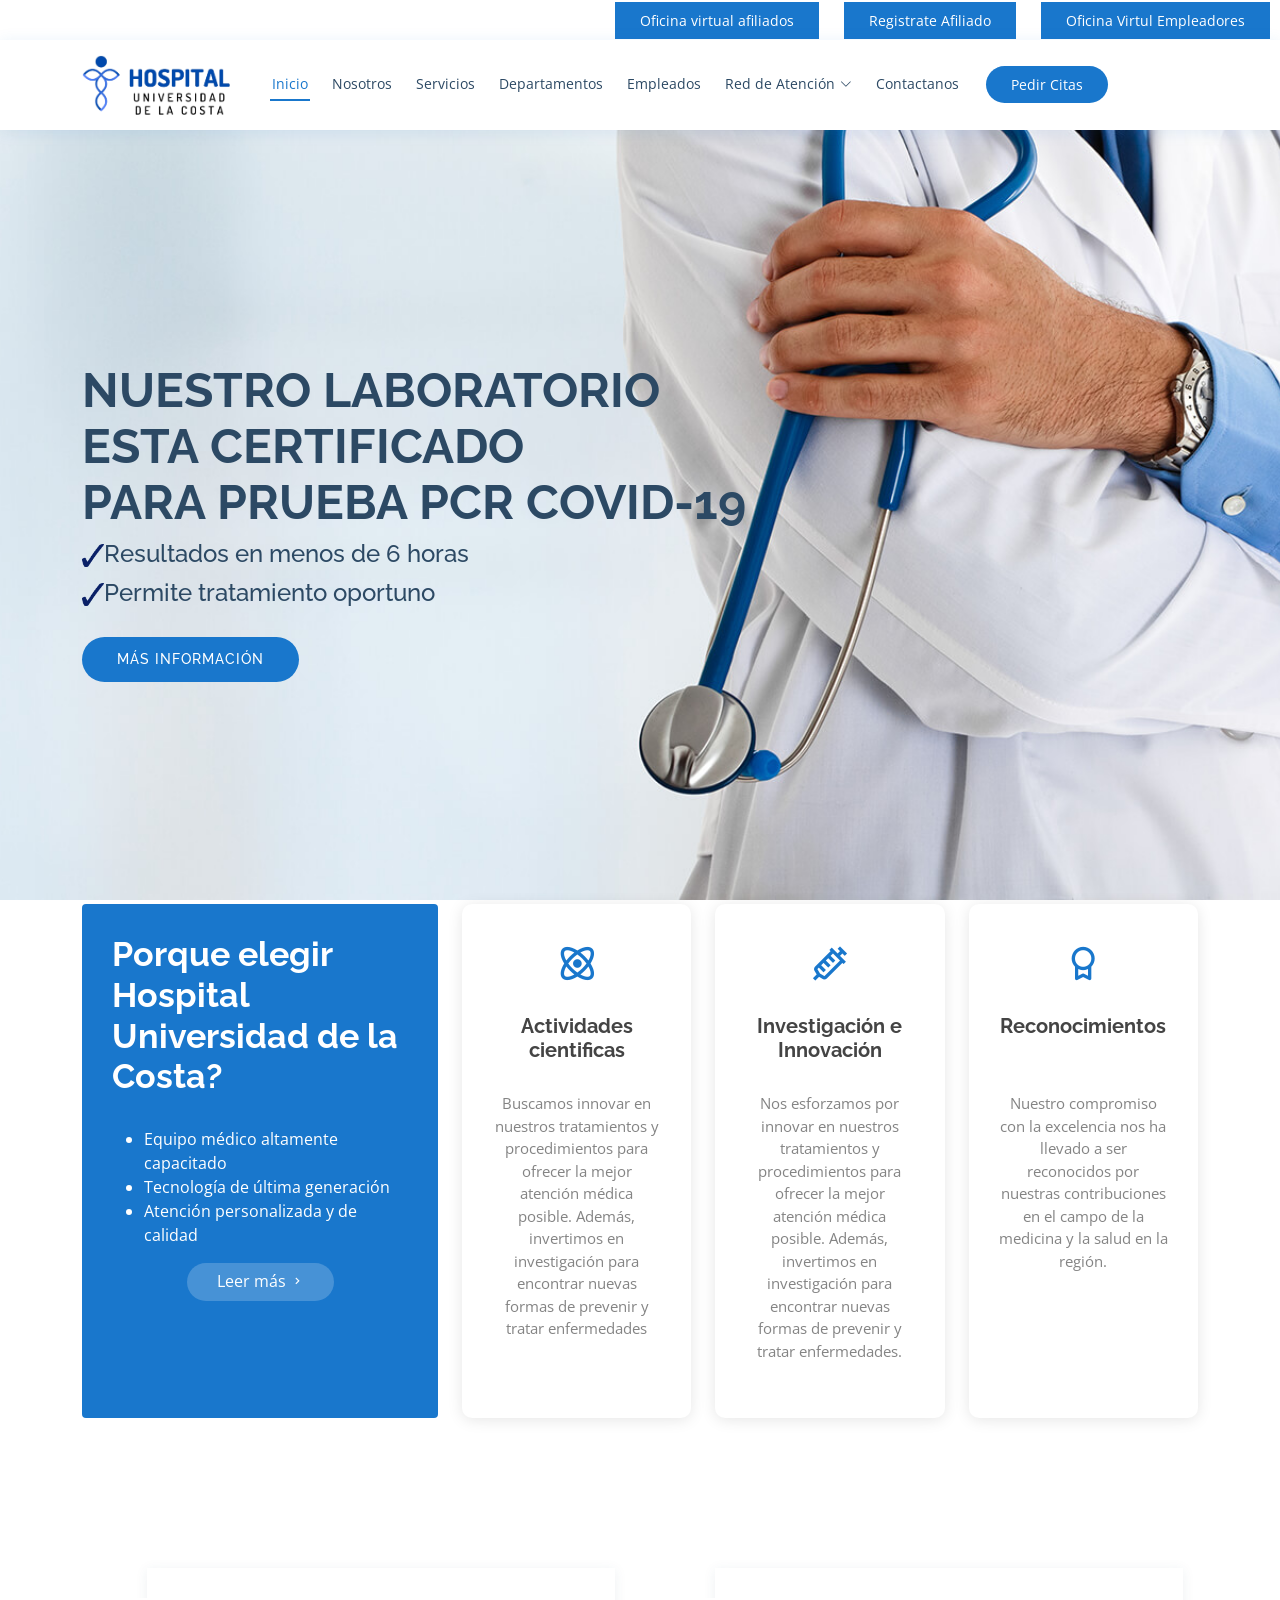
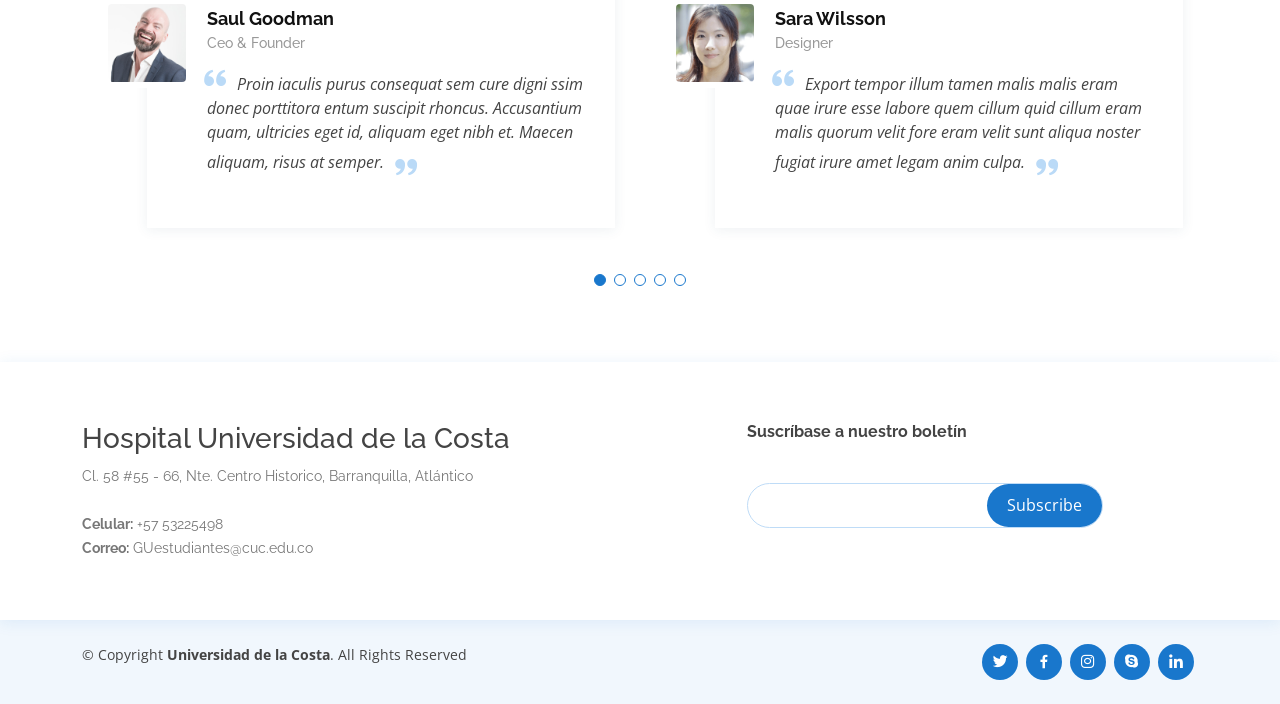
<file: index.html>
<!DOCTYPE html>
<html lang="en">

<head>
  <meta charset="utf-8">
  <meta content="width=device-width, initial-scale=1.0" name="viewport">

  <title>Hospital Universidad de la Costa</title>
  <meta content="" name="description">
  <meta content="" name="keywords">

  <!-- Favicons -->
  <link href="assets/img/logo2.png" rel="icon">
  <link href="assets/img/apple-touch-icon.png" rel="apple-touch-icon">

  <!-- Google Fonts -->
  <link href="https://fonts.googleapis.com/css?family=Open+Sans:300,300i,400,400i,600,600i,700,700i|Raleway:300,300i,400,400i,500,500i,600,600i,700,700i|Poppins:300,300i,400,400i,500,500i,600,600i,700,700i" rel="stylesheet">

  <!-- Vendor CSS Files -->
  <link href="assets/vendor/fontawesome-free/css/all.min.css" rel="stylesheet">
  <link href="assets/vendor/animate.css/animate.min.css" rel="stylesheet">
  <link href="assets/vendor/bootstrap/css/bootstrap.min.css" rel="stylesheet">
  <link href="assets/vendor/bootstrap-icons/bootstrap-icons.css" rel="stylesheet">
  <link href="assets/vendor/boxicons/css/boxicons.min.css" rel="stylesheet">
  <link href="assets/vendor/glightbox/css/glightbox.min.css" rel="stylesheet">
  <link href="assets/vendor/remixicon/remixicon.css" rel="stylesheet">
  <link href="assets/vendor/swiper/swiper-bundle.min.css" rel="stylesheet">

  <!-- Template Main CSS File -->
  <link href="assets/css/style.css" rel="stylesheet">

</head>

<body>

  <!-- ======= Top Bar ======= -->
    <div id="topbar" class="d-flex align-items-center fixed-top">
      <div class="d-none d-lg-flex social-links align-items-center">
        <a href="./afiliados.html" class="button">Oficina virtual afiliados</a>
        <a href="./registro.html" class="button">Registrate Afiliado</a>
        <a href="./empleadores.html" class="button">Oficina Virtul Empleadores</a>        
      </div>
    </div>
  </div>

  <header id="header" class="fixed-top">
    <div class="container d-flex align-items-center">
      <!-- Uncomment below if you prefer to use an image logo -->
      <a href="index.html" class="logo">
        <img src="assets/img/logo.png" alt="" class="img-fluid">
      </a>
  
      <nav id="navbar" class="navbar order-last order-lg-0">
        <ul>
          <li><a class="nav-link scrollto active" href="index.html">Inicio</a></li>
          <li class="dropdown d-lg-none">
            <a href="#"><span>AFILIACIONES</span> <i class="bi bi-chevron-down"></i></a>
            <ul>
              <li><a class="dropdown-item" href="./afiliados.html">Oficina virtual afiliados</a></li>
              <li><a class="dropdown-item" href="./registro.html">Registrate Afiliado</a></li>
              <li><a class="dropdown-item" href="./empleadores.html">Oficina Virtual Empleadores</a></li>
            </ul>
          </li>
          
          <li><a class="nav-link scrollto" href="nosotros.html">Nosotros</a></li>
          <li><a class="nav-link scrollto" href="servicios.html">Servicios</a></li>
          <li><a class="nav-link scrollto" href="departamentos.html">Departamentos</a></li>
          <li><a class="nav-link scrollto" href="doctores.html">Empleados</a></li>
          <li class="dropdown">
            <a href="#"><span>Red de Atención</span> <i class="bi bi-chevron-down"></i></a>
            <ul>
              <li><a href="#">Centros Médicos</a></li>
              <li><a href="#">Oficinas</a></li>
              <li><a href="#">Farmacias</a></li>
              <li><a href="#">Directorio Médico</a></li>
            </ul>
          </li>
          <li><a class="nav-link scrollto" href="contacto.html">Contactanos</a></li>
        </ul>
        <i class="bi bi-list mobile-nav-toggle"></i>
      </nav><!-- .navbar -->
    <a href="citas.html" class="appointment-btn scrollto"><span class="d-none d-md-inline">Pedir</span> Citas</a>

  </div>
</header><!-- End Header -->

  <!-- ======= Hero Section ======= -->
  <section id="hero" class="d-flex align-items-center">
    <div class="container">
      <h1>Nuestro laboratorio <br>esta certificado <br>para prueba PCR COVID-19</h1>
      <h2><img src="./assets/img/fast.png" alt="" style="width: 2%;">Resultados en menos de 6 horas</h2>
      <h2><img src="./assets/img/fast.png" alt="" style="width: 2%;">Permite tratamiento oportuno</h2>
      <a href="#about" class="btn-get-started scrollto">Más información</a>
    </div>
  </section><!-- End Hero -->

  <main id="main">

    <!-- ======= Why Us Section ======= -->
    <section id="why-us" class="why-us">
      <div class="container">

        <div class="row">
          <div class="col-lg-4 d-flex align-items-stretch">
            <div class="content">
              <h3>Porque elegir Hospital Universidad de la Costa?</h3>
              <ul>
                <li>Equipo médico altamente capacitado</li>
                <li>Tecnología de última generación</li>
                <li>Atención personalizada y de calidad</li>
            </ul>
              <div class="text-center">
                <a href="#" class="more-btn">Leer más <i class="bx bx-chevron-right"></i></a>
              </div>
            </div>
          </div>
          <div class="col-lg-8 d-flex align-items-stretch">
            <div class="icon-boxes d-flex flex-column justify-content-center">
              <div class="row">
                <div class="col-xl-4 d-flex align-items-stretch">
                  <div class="icon-box mt-4 mt-xl-0">
                    <i class="bx bx-atom"></i>
                    <h4>Actividades cientificas</h4>
                    <p> Buscamos innovar en nuestros tratamientos y procedimientos para ofrecer la mejor atención médica posible. Además, invertimos en investigación para encontrar nuevas formas de prevenir y tratar enfermedades</p>
                  </div>
                </div>
                <div class="col-xl-4 d-flex align-items-stretch">
                  <div class="icon-box mt-4 mt-xl-0">
                    <i class="bx bx-injection"></i>
                    <h4>Investigación e Innovación</h4>
                    <p>Nos esforzamos por innovar en nuestros tratamientos y procedimientos para ofrecer la mejor atención médica posible. Además, invertimos en investigación para encontrar nuevas formas de prevenir y tratar enfermedades.</p>
                  </div>
                </div>
                <div class="col-xl-4 d-flex align-items-stretch">
                  <div class="icon-box mt-4 mt-xl-0">
                    <i class="bx bx-award"></i>
                    <h4>Reconocimientos</h4>
                    <br>
                    <p>Nuestro compromiso con la excelencia nos ha llevado a ser reconocidos por nuestras contribuciones en el campo de la medicina y la salud en la región.</p>
                  </div>
                </div>
              </div>
            </div><!-- End .content-->
          </div>
        </div>

      </div>
    </section><!-- End Why Us Section -->

    <!-- ======= Testimonials Section ======= -->
    <section id="testimonials" class="testimonials">
      <div class="container">

        <div class="testimonials-slider swiper" data-aos="fade-up" data-aos-delay="100">
          <div class="swiper-wrapper">

            <div class="swiper-slide">
              <div class="testimonial-wrap">
                <div class="testimonial-item">
                  <img src="assets/img/testimonials/testimonials-1.jpg" class="testimonial-img" alt="">
                  <h3>Saul Goodman</h3>
                  <h4>Ceo &amp; Founder</h4>
                  <p>
                    <i class="bx bxs-quote-alt-left quote-icon-left"></i>
                    Proin iaculis purus consequat sem cure digni ssim donec porttitora entum suscipit rhoncus. Accusantium quam, ultricies eget id, aliquam eget nibh et. Maecen aliquam, risus at semper.
                    <i class="bx bxs-quote-alt-right quote-icon-right"></i>
                  </p>
                </div>
              </div>
            </div><!-- End testimonial item -->

            <div class="swiper-slide">
              <div class="testimonial-wrap">
                <div class="testimonial-item">
                  <img src="assets/img/testimonials/testimonials-2.jpg" class="testimonial-img" alt="">
                  <h3>Sara Wilsson</h3>
                  <h4>Designer</h4>
                  <p>
                    <i class="bx bxs-quote-alt-left quote-icon-left"></i>
                    Export tempor illum tamen malis malis eram quae irure esse labore quem cillum quid cillum eram malis quorum velit fore eram velit sunt aliqua noster fugiat irure amet legam anim culpa.
                    <i class="bx bxs-quote-alt-right quote-icon-right"></i>
                  </p>
                </div>
              </div>
            </div><!-- End testimonial item -->

            <div class="swiper-slide">
              <div class="testimonial-wrap">
                <div class="testimonial-item">
                  <img src="assets/img/testimonials/testimonials-3.jpg" class="testimonial-img" alt="">
                  <h3>Jena Karlis</h3>
                  <h4>Store Owner</h4>
                  <p>
                    <i class="bx bxs-quote-alt-left quote-icon-left"></i>
                    Enim nisi quem export duis labore cillum quae magna enim sint quorum nulla quem veniam duis minim tempor labore quem eram duis noster aute amet eram fore quis sint minim.
                    <i class="bx bxs-quote-alt-right quote-icon-right"></i>
                  </p>
                </div>
              </div>
            </div><!-- End testimonial item -->

            <div class="swiper-slide">
              <div class="testimonial-wrap">
                <div class="testimonial-item">
                  <img src="assets/img/testimonials/testimonials-4.jpg" class="testimonial-img" alt="">
                  <h3>Matt Brandon</h3>
                  <h4>Freelancer</h4>
                  <p>
                    <i class="bx bxs-quote-alt-left quote-icon-left"></i>
                    Fugiat enim eram quae cillum dolore dolor amet nulla culpa multos export minim fugiat minim velit minim dolor enim duis veniam ipsum anim magna sunt elit fore quem dolore labore illum veniam.
                    <i class="bx bxs-quote-alt-right quote-icon-right"></i>
                  </p>
                </div>
              </div>
            </div><!-- End testimonial item -->

            <div class="swiper-slide">
              <div class="testimonial-wrap">
                <div class="testimonial-item">
                  <img src="assets/img/testimonials/testimonials-5.jpg" class="testimonial-img" alt="">
                  <h3>John Larson</h3>
                  <h4>Entrepreneur</h4>
                  <p>
                    <i class="bx bxs-quote-alt-left quote-icon-left"></i>
                    Quis quorum aliqua sint quem legam fore sunt eram irure aliqua veniam tempor noster veniam enim culpa labore duis sunt culpa nulla illum cillum fugiat legam esse veniam culpa fore nisi cillum quid.
                    <i class="bx bxs-quote-alt-right quote-icon-right"></i>
                  </p>
                </div>
              </div>
            </div><!-- End testimonial item -->

          </div>
          <div class="swiper-pagination"></div>
        </div>

      </div>
    </section><!-- End Testimonials Section -->

  </main><!-- End #main -->

  <!-- ======= Footer ======= -->
  <footer id="footer">

    <div class="footer-top">
      <div class="container">
        <div class="row">

          <div class="col-lg-7 col-md-6 footer-contact">
            <h3>Hospital Universidad de la Costa</h3>
            <p>
              Cl. 58 #55 - 66, Nte. Centro Historico, Barranquilla, Atlántico <br><br>
              <strong>Celular:</strong> +57 53225498<br>
              <strong>Correo:</strong> GUestudiantes@cuc.edu.co<br>
            </p>
          </div>

          <div class="col-lg-4 col-md-6 footer-newsletter">
            <h4>Suscríbase a nuestro boletín</h4>
            <form action="" method="post">
              <input type="email" name="email"><input type="submit" value="Subscribe">
            </form>
          </div>

        </div>
      </div>
    </div>

    <div class="container d-md-flex py-4">

      <div class="me-md-auto text-center text-md-start">
        <div class="copyright">
          &copy; Copyright <strong><span>Universidad de la Costa</span></strong>. All Rights Reserved
        </div>
        <div class="credits">
          <!-- All the links in the footer should remain intact. -->
          <!-- You can delete the links only if you purchased the pro version. -->
          <!-- Licensing information: https://bootstrapmade.com/license/ -->
          <!-- Purchase the pro version with working PHP/AJAX contact form: https://bootstrapmade.com/medilab-free-medical-bootstrap-theme/ -->
        </div>
      </div>
      <div class="social-links text-center text-md-right pt-3 pt-md-0">
        <a href="#" class="twitter"><i class="bx bxl-twitter"></i></a>
        <a href="#" class="facebook"><i class="bx bxl-facebook"></i></a>
        <a href="#" class="instagram"><i class="bx bxl-instagram"></i></a>
        <a href="#" class="google-plus"><i class="bx bxl-skype"></i></a>
        <a href="#" class="linkedin"><i class="bx bxl-linkedin"></i></a>
      </div>
    </div>
  </footer><!-- End Footer -->

  <div id="preloader"></div>
  <a href="#" class="back-to-top d-flex align-items-center justify-content-center"><i class="bi bi-arrow-up-short"></i></a>

  <!-- Vendor JS Files -->
  <script src="assets/vendor/purecounter/purecounter_vanilla.js"></script>
  <script src="assets/vendor/bootstrap/js/bootstrap.bundle.min.js"></script>
  <script src="assets/vendor/glightbox/js/glightbox.min.js"></script>
  <script src="assets/vendor/swiper/swiper-bundle.min.js"></script>
  <script src="assets/vendor/php-email-form/validate.js"></script>

  <!-- Template Main JS File -->
  <script src="assets/js/main.js"></script>

</body>

</html>
</file>
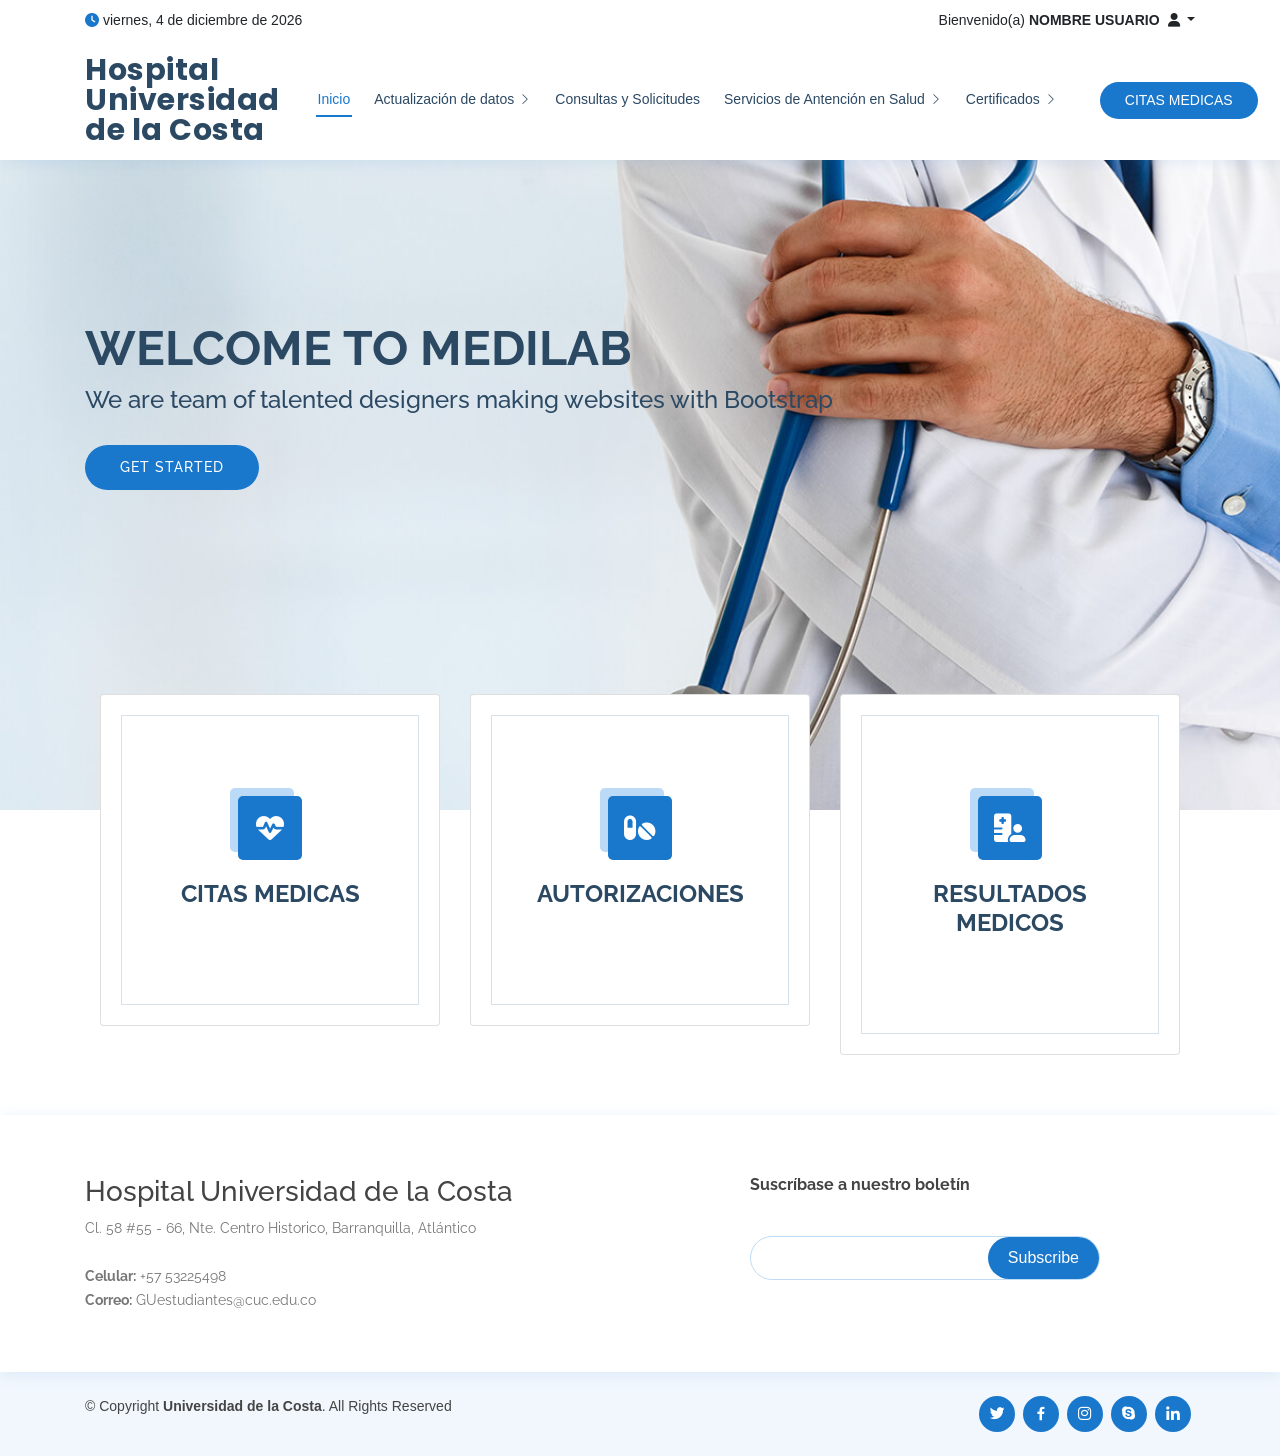
<file: afiliados/index.html>
<!DOCTYPE html>
<html lang="en">

<head>
  <meta charset="utf-8">
  <meta content="width=device-width, initial-scale=1.0" name="viewport">

  <title>Hospital Universidad de la Costa</title>
  <meta content="" name="description">
  <meta content="" name="keywords">

  <!-- Favicons -->
  <link href="assets/img/favicon.png" rel="icon">
  <link href="assets/img/apple-touch-icon.png" rel="apple-touch-icon">

  <!-- Google Fonts -->
  <link href="https://fonts.googleapis.com/css?family=Open+Sans:300,300i,400,400i,600,600i,700,700i|Raleway:300,300i,400,400i,500,500i,600,600i,700,700i|Poppins:300,300i,400,400i,500,500i,600,600i,700,700i" rel="stylesheet">

  <!-- Vendor CSS Files -->
  <link href="assets/vendor/fontawesome-free/css/all.min.css" rel="stylesheet">
  <link href="assets/vendor/animate.css/animate.min.css" rel="stylesheet">
  <link href="assets/vendor/bootstrap/css/bootstrap.min.css" rel="stylesheet">
  <link href="assets/vendor/bootstrap-icons/bootstrap-icons.css" rel="stylesheet">
  <link href="assets/vendor/boxicons/css/boxicons.min.css" rel="stylesheet">
  <link href="assets/vendor/glightbox/css/glightbox.min.css" rel="stylesheet">
  <link href="assets/vendor/remixicon/remixicon.css" rel="stylesheet">
  <link href="assets/vendor/swiper/swiper-bundle.min.css" rel="stylesheet">

  <!-- Template Main CSS File -->
  <link href="./assets/css/style.css" rel="stylesheet">
</head>

<body>

  <!-- ======= Top Bar ======= -->
  <div id="topbar" class="d-flex align-items-center fixed-top">
    <div class="container d-flex justify-content-between">
      <div class="contact-info d-flex align-items-center">
        <div class="icon"><i class="fas fa-clock"></i></div>
        <div id="fecha"></div>
        <script>
          var fecha = new Date();
          var opciones = {weekday: 'long', year: 'numeric', month: 'long', day: 'numeric'};
          document.getElementById("fecha").innerHTML = fecha.toLocaleDateString('es-ES', opciones);
        </script>
      </div>
      <div class="d-flex align-items-center">
        <p class="mr-2 mb-0">Bienvenido(a) <b>NOMBRE USUARIO</b></p>
        <div class="dropdown">
          <div class="dropdown-toggle" id="userDropdown" data-toggle="dropdown" aria-haspopup="true" aria-expanded="false">
            <i class="fas fa-user"></i>
          </div>
          <div class="dropdown-menu dropdown-menu-right" aria-labelledby="userDropdown">
            <a class="dropdown-item" href="../index.html">Cerrar sesión</a>
            <a class="dropdown-item" href="../index.html">Volver al portal</a>
          </div>
        </div>
      </div>
      
      
    </div>
  </div>

  <!-- ======= Header ======= -->
  <header id="header" class="fixed-top">
    <div class="container d-flex align-items-center">

      <h1 class="logo me-auto"><a href="index.html">Hospital Universidad de la Costa</a></h1>
      <!-- Uncomment below if you prefer to use an image logo -->
      <!-- <a href="index.html" class="logo me-auto"><img src="assets/img/logo.png" alt="" class="img-fluid"></a>-->

      <nav id="navbar" class="navbar order-last order-lg-0">
        <ul>
          <li><a class="nav-link scrollto active" href="#hero">Inicio</a></li>
          <li class="dropdown"><a href="#"><span>Actualización de datos</span> <i class="bi bi-chevron-right"></i></a>
            <ul>
              <li><a href="#">Cambio Contraseña</a></li>
            </ul>

          <li><a class="nav-link scrollto" href="#consultas">Consultas y Solicitudes</a></li>
          <li class="dropdown"><a href="#"><span>Servicios de Antención en Salud</span> <i class="bi bi-chevron-right"></i></a>
            <ul>
              <li><a href="#">Citas Medicas</a></li>
              <li><a href="#">Autorizaciones</a></li>
              <li><a href="#">Resultados Médicos</a></li>
              <li><a href="#">Ordenes Medicas</a></li>
            </ul>
            <li class="dropdown"><a href="#"><span>Certificados</span> <i class="bi bi-chevron-right"></i></a>
                <ul>
                  <li><a href="#">Certificados de Afiliación</a></li>
                  <li><a href="#">Certificado de Incapacidad</a></li>
                  <li><a href="#">Historia Clinica</a></li>
                </ul>
        <i class="bi bi-list mobile-nav-toggle"></i>
      </nav><!-- .navbar -->

      <a href="#appointment" class="appointment-btn scrollto"><span class="d-none d-md-inline">CITAS</span> MEDICAS</a>

    </div>
  </header><!-- End Header -->

  <!-- ======= Hero Section ======= -->
  <section id="hero" class="d-flex align-items-center">
    <div class="container">
      <h1>Welcome to Medilab</h1>
      <h2>We are team of talented designers making websites with Bootstrap</h2>
      <a href="#about" class="btn-get-started scrollto">Get Started</a>
    </div>
  </section><!-- End Hero -->

  <main id="main">
    </section><!-- End Why Us Section -->
    <!-- ======= Services Section ======= -->
    <div class="container">
        <section id="services" class="services">
            <div class="container">
              <div class="row">
                <div class="col-md-4 col-sm-12 mt-4 text-right">
                    <div class="card">
                    <div class="card-body">
                      <div class="icon-box">
                        <div class="icon"><i class="fas fa-heartbeat"></i></div>
                        <h4><a href="#">CITAS MEDICAS</a></h4>
                      </div>
                    </div>
                  </div>
                </div>
          
                <div class="col-md-4 col-sm-12 mt-4 text-right">
                    <div class="card">
                    <div class="card-body">
                      <div class="icon-box">
                        <div class="icon"><i class="fas fa-pills"></i></div>
                        <h4><a href="#">AUTORIZACIONES</a></h4>
                      </div>
                    </div>
                  </div>
                </div>
          
                <div class="col-md-4 col-sm-12 mt-4 text-right">
                  <div class="card">
                    <div class="card-body">
                      <div class="icon-box">
                        <div class="icon"><i class="fas fa-hospital-user"></i></div>
                        <h4><a href="#">RESULTADOS MEDICOS</a></h4>
                      </div>
                    </div>
                  </div>
                </div>
              </div>
            </div>
          </section>
          <!-- End Services Section -->
      </div>
      
      
  </main><!-- End #main -->

  <!-- ======= Footer ======= -->
  <footer id="footer">

    <div class="footer-top">
      <div class="container">
        <div class="row">

          <div class="col-lg-7 col-md-6 footer-contact">
            <h3>Hospital Universidad de la Costa</h3>
            <p>
              Cl. 58 #55 - 66, Nte. Centro Historico, Barranquilla, Atlántico <br><br>
              <strong>Celular:</strong> +57 53225498<br>
              <strong>Correo:</strong> GUestudiantes@cuc.edu.co<br>
            </p>
          </div>

          <div class="col-lg-4 col-md-6 footer-newsletter">
            <h4>Suscríbase a nuestro boletín</h4>
            <form action="" method="post">
              <input type="email" name="email"><input type="submit" value="Subscribe">
            </form>
          </div>

        </div>
      </div>
    </div>

    <div class="container d-md-flex py-4">

      <div class="me-md-auto text-center text-md-start">
        <div class="copyright">
          &copy; Copyright <strong><span>Universidad de la Costa</span></strong>. All Rights Reserved
        </div>
        <div class="credits">
          <!-- All the links in the footer should remain intact. -->
          <!-- You can delete the links only if you purchased the pro version. -->
          <!-- Licensing information: https://bootstrapmade.com/license/ -->
          <!-- Purchase the pro version with working PHP/AJAX contact form: https://bootstrapmade.com/medilab-free-medical-bootstrap-theme/ -->
        </div>
      </div>
      <div class="social-links text-center text-md-right pt-3 pt-md-0">
        <a href="#" class="twitter"><i class="bx bxl-twitter"></i></a>
        <a href="#" class="facebook"><i class="bx bxl-facebook"></i></a>
        <a href="#" class="instagram"><i class="bx bxl-instagram"></i></a>
        <a href="#" class="google-plus"><i class="bx bxl-skype"></i></a>
        <a href="#" class="linkedin"><i class="bx bxl-linkedin"></i></a>
      </div>
    </div>
  </footer><!-- End Footer -->

  <div id="preloader"></div>
  <a href="#" class="back-to-top d-flex align-items-center justify-content-center"><i class="bi bi-arrow-up-short"></i></a>

  <!-- Vendor JS Files -->
  <script src="assets/vendor/purecounter/purecounter_vanilla.js"></script>
  <script src="assets/vendor/bootstrap/js/bootstrap.bundle.min.js"></script>
  <script src="assets/vendor/glightbox/js/glightbox.min.js"></script>
  <script src="assets/vendor/swiper/swiper-bundle.min.js"></script>
  <script src="assets/vendor/php-email-form/validate.js"></script>
  <script src="assets/js/main.js"></script>
  <link rel="stylesheet" href="https://stackpath.bootstrapcdn.com/bootstrap/4.3.1/css/bootstrap.min.css" integrity="sha384-ggOyR0iXCbMQv3Xipma34MD+dH/1fQ784/j6cY/iJTQUOhcWr7x9JvoRxT2MZw1T" crossorigin="anonymous">
  <script src="https://code.jquery.com/jquery-3.3.1.slim.min.js" integrity="sha384-q8i/X+965DzO0rT7abK41JStQIAqVgRVzpbzo5smXKp4YfRvH+8abtTE1Pi6jizo" crossorigin="anonymous"></script>
  <script src="https://cdnjs.cloudflare.com/ajax/libs/popper.js/1.14.7/umd/popper.min.js" integrity="sha384-UO2eT0CpHqdSJQ6hJty5KVphtPhzWj9WO1clHTMGa3JDZwrnQq4sF86dIHNDz0W1" crossorigin="anonymous"></script>
  <script src="https://stackpath.bootstrapcdn.com/bootstrap/4.3.1/js/bootstrap.min.js" integrity="sha384-JjSmVgyd0p3pXB1rRibZUAYoIIy6OrQ6VrjIEaFf/nJGzIxFDsf4x0xIM+B07jRM" crossorigin="anonymous"></script>

  <!-- Template Main JS File -->
  <script src="assets/js/main.js"></script>

</body>

</html>
</file>
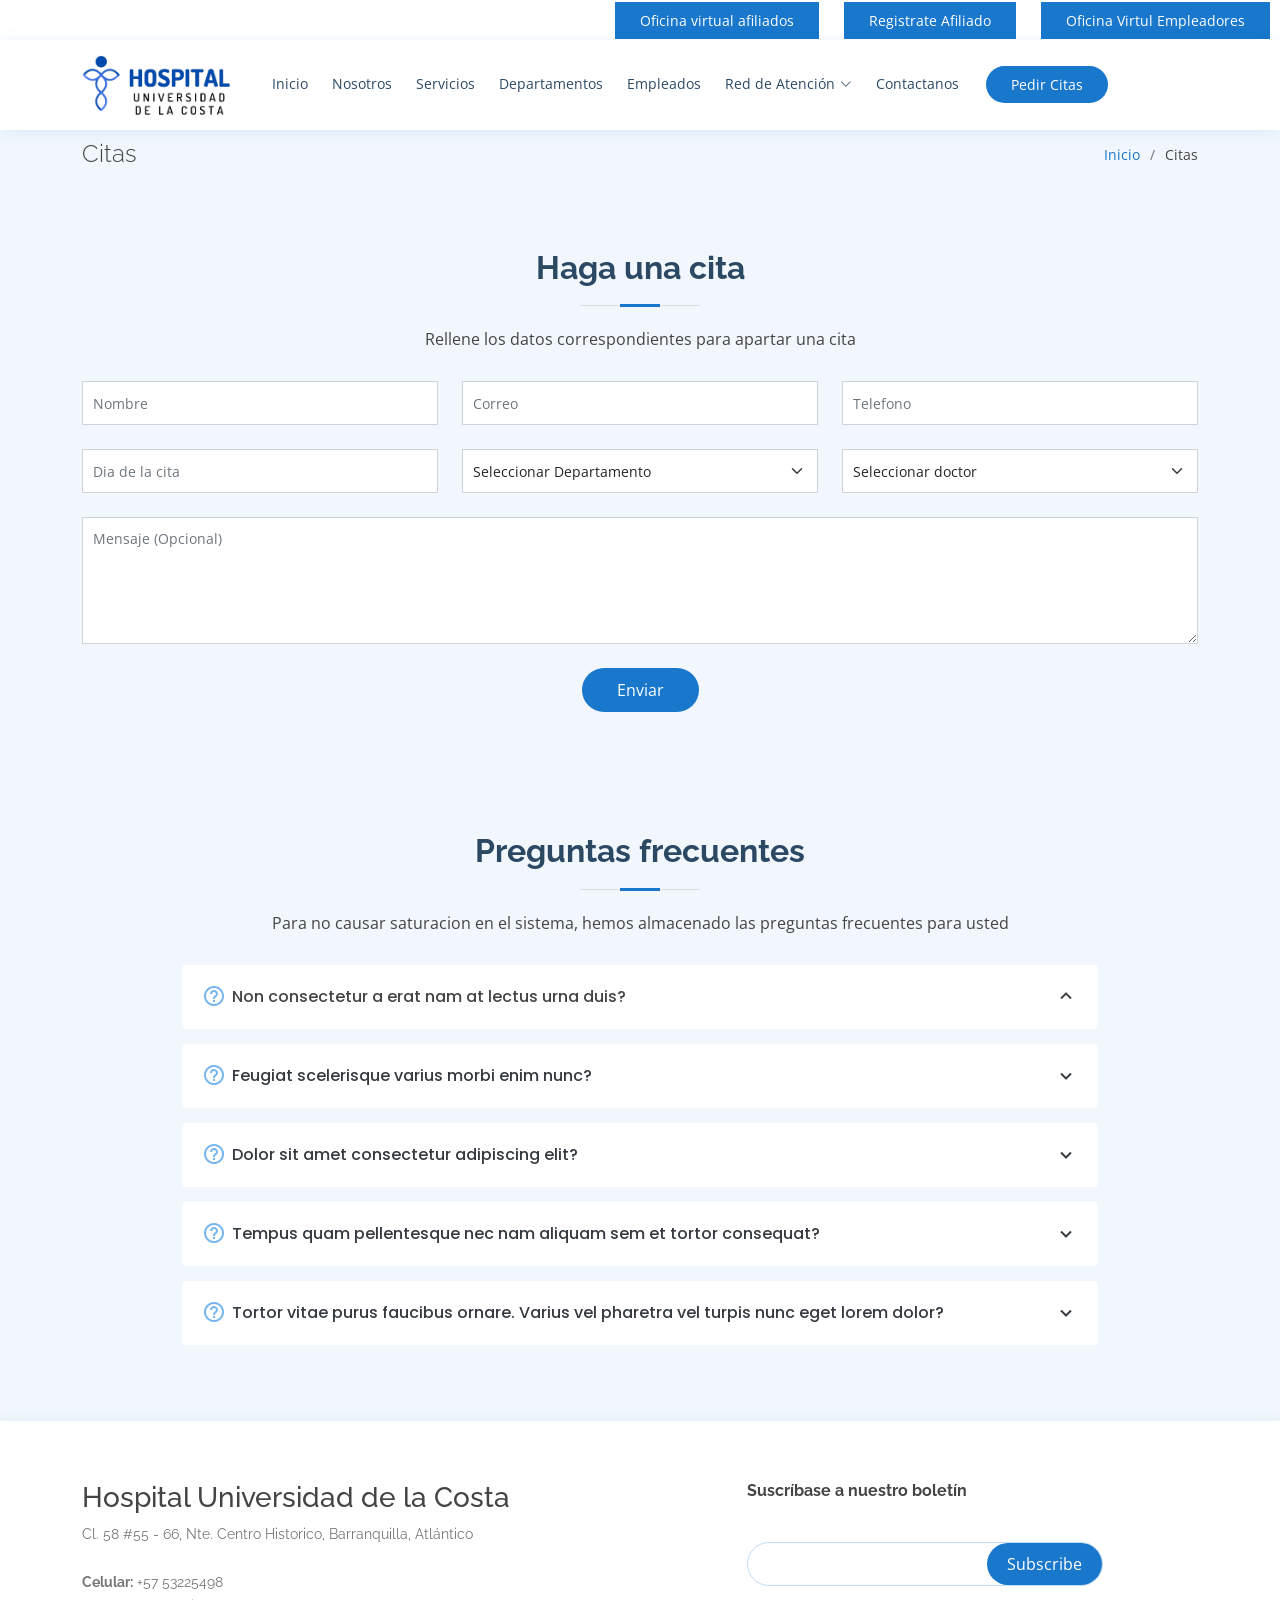
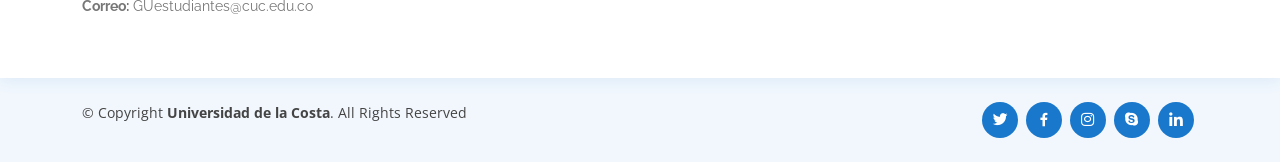
<file: citas.html>
<!DOCTYPE html>
<html lang="en">

<head>
  <meta charset="utf-8">
  <meta content="width=device-width, initial-scale=1.0" name="viewport">

  <title>Citas - Hospital Universidad de la costa</title>
  <meta content="" name="description">
  <meta content="" name="keywords">

  <!-- Favicons -->
  <link href="assets/img/logo2.png" rel="icon">
  <link href="assets/img/apple-touch-icon.png" rel="apple-touch-icon">

  <!-- Google Fonts -->
  <link href="https://fonts.googleapis.com/css?family=Open+Sans:300,300i,400,400i,600,600i,700,700i|Raleway:300,300i,400,400i,500,500i,600,600i,700,700i|Poppins:300,300i,400,400i,500,500i,600,600i,700,700i" rel="stylesheet">

  <!-- Vendor CSS Files -->
  <link href="assets/vendor/fontawesome-free/css/all.min.css" rel="stylesheet">
  <link href="assets/vendor/animate.css/animate.min.css" rel="stylesheet">
  <link href="assets/vendor/bootstrap/css/bootstrap.min.css" rel="stylesheet">
  <link href="assets/vendor/bootstrap-icons/bootstrap-icons.css" rel="stylesheet">
  <link href="assets/vendor/boxicons/css/boxicons.min.css" rel="stylesheet">
  <link href="assets/vendor/glightbox/css/glightbox.min.css" rel="stylesheet">
  <link href="assets/vendor/remixicon/remixicon.css" rel="stylesheet">
  <link href="assets/vendor/swiper/swiper-bundle.min.css" rel="stylesheet">

  <!-- Template Main CSS File -->
  <link href="assets/css/style.css" rel="stylesheet">


</head>

<body>

<!-- ======= Top Bar ======= -->
<div id="topbar" class="d-flex align-items-center fixed-top">
  <div class="d-none d-lg-flex social-links align-items-center">
    <a href="./afiliados.html" class="button">Oficina virtual afiliados</a>
    <a href="#" class="button">Registrate Afiliado</a>
    <a href="./empleadores.html" class="button">Oficina Virtul Empleadores</a>        
  </div>
</div>
</div>

<!-- ======= Header ======= -->
<header id="header" class="fixed-top">
  <div class="container d-flex align-items-center">

    <a href="index.html" class="logo">
      <img src="assets/img/logo.png" alt="" class="img-fluid">
    </a>

    <nav id="navbar" class="navbar order-last order-lg-0">
      <ul>
        <li><a class="nav-link scrollto" href="index.html">Inicio</a></li>
        <li><a class="nav-link scrollto" href="nosotros.html">Nosotros</a></li>
        <li><a class="nav-link scrollto" href="servicios.html">Servicios</a></li>
        <li><a class="nav-link scrollto" href="departamentos.html">Departamentos</a></li>
        <li><a class="nav-link scrollto" href="doctores.html">Empleados</a></li>
        <li class="dropdown"><a href="#"><span>Red de Atención</span> <i class="bi bi-chevron-down"></i></a>
          <ul>
            <li><a href="#">Centros Médicos</a></li>
            <li><a href="#">Oficinas</a></li>
            <li><a href="#">Farmacias</a></li>
            <li><a href="#">Directorio Médico</a></li>
          </ul>
        </li>
        <li><a class="nav-link scrollto" href="contacto.html">Contactanos</a></li>
      </ul>
      <i class="bi bi-list mobile-nav-toggle"></i>
    </nav><!-- .navbar -->

    <a href="citas.html" class="appointment-btn scrollto"><span class="d-none d-md-inline">Pedir</span> Citas</a>

  </div>
</header><!-- End Header -->

  <main id="main">

    <!-- ======= Breadcrumbs Section ======= -->
    <section class="breadcrumbs">
      <div class="container">

        <div class="d-flex justify-content-between align-items-center">
          <h2>Citas</h2>
          <ol>
            <li><a href="index.html">Inicio</a></li>
            <li>Citas</li>
          </ol>
        </div>

      </div>
    </section><!-- End Breadcrumbs Section -->

    <!-- ======= Appointment Section ======= -->
    <section id="appointment" class="appointment section-bg">
      <div class="container">

        <div class="section-title">
          <h2>Haga una cita</h2>
          <p>Rellene los datos correspondientes para apartar una cita</p>
        </div>

        <form action="forms/appointment.php" method="post" role="form" class="php-email-form">
          <div class="row">
            <div class="col-md-4 form-group">
              <input type="text" name="name" class="form-control" id="name" placeholder="Nombre" data-rule="minlen:4" data-msg="Please enter at least 4 chars">
              <div class="validate"></div>
            </div>
            <div class="col-md-4 form-group mt-3 mt-md-0">
              <input type="email" class="form-control" name="email" id="email" placeholder="Correo" data-rule="email" data-msg="Please enter a valid email">
              <div class="validate"></div>
            </div>
            <div class="col-md-4 form-group mt-3 mt-md-0">
              <input type="tel" class="form-control" name="phone" id="phone" placeholder="Telefono" data-rule="minlen:4" data-msg="Please enter at least 4 chars">
              <div class="validate"></div>
            </div>
          </div>
          <div class="row">
            <div class="col-md-4 form-group mt-3">
              <input type="datetime" name="date" class="form-control datepicker" id="date" placeholder="Dia de la cita" data-rule="minlen:4" data-msg="Please enter at least 4 chars">
              <div class="validate"></div>
            </div>
            <div class="col-md-4 form-group mt-3">
              <select name="department" id="department" class="form-select">
                <option value="" disabled selected hidden>Seleccionar Departamento</option>
                <option value="Department 1">Cardiología</option>
                <option value="Department 2">Neurología</option>
                <option value="Department 3">Hepatología</option>
                <option value="Department 4">Pediatría</option>
                <option value="Department 5">Oftalmólogos</option>
              </select>
              <div class="validate"></div>
            </div>
            <div class="col-md-4 form-group mt-3">
              <select name="doctor" id="doctor" class="form-select">
                <option value="" disabled selected hidden>Seleccionar doctor</option>
                <option value="Doctor 1">Walter White</option>
                <option value="Doctor 2">Sarah Jhonson</option>
                <option value="Doctor 3">William Anderson</option>
                <option value="Doctor 4">Amanda Jepson</option>
              </select>
              <div class="validate"></div>
            </div>
          </div>

          <div class="form-group mt-3">
            <textarea class="form-control" name="message" rows="5" placeholder="Mensaje (Opcional)"></textarea>
            <div class="validate"></div>
          </div>
          <div class="mb-3">
            <div class="loading">Loading</div>
            <div class="error-message"></div>
            <div class="sent-message">Your appointment request has been sent successfully. Thank you!</div>
          </div>
          <div class="text-center"><button type="submit">Enviar</button></div>
        </form>

      </div>
    </section><!-- End Appointment Section -->

    <!-- ======= Frequently Asked Questions Section ======= -->
    <section id="faq" class="faq section-bg">
      <div class="container">

        <div class="section-title">
          <h2>Preguntas frecuentes</h2>
          <p>Para no causar saturacion en el sistema, hemos almacenado las preguntas frecuentes para usted</p>
        </div>

        <div class="faq-list">
          <ul>
            <li data-aos="fade-up">
              <i class="bx bx-help-circle icon-help"></i> <a data-bs-toggle="collapse" data-bs-target="#faq-list-1">Non consectetur a erat nam at lectus urna duis? <i class="bx bx-chevron-down icon-show"></i><i class="bx bx-chevron-up icon-close"></i></a>
              <div id="faq-list-1" class="collapse" data-bs-parent=".faq-list">
                <p>
                  Feugiat pretium nibh ipsum consequat. Tempus iaculis urna id volutpat lacus laoreet non curabitur gravida. Venenatis lectus magna fringilla urna porttitor rhoncus dolor purus non.
                </p>
              </div>
            </li>

            <li data-aos="fade-up" data-aos-delay="100">
              <i class="bx bx-help-circle icon-help"></i> <a data-bs-toggle="collapse" data-bs-target="#faq-list-2" class="collapsed">Feugiat scelerisque varius morbi enim nunc? <i class="bx bx-chevron-down icon-show"></i><i class="bx bx-chevron-up icon-close"></i></a>
              <div id="faq-list-2" class="collapse" data-bs-parent=".faq-list">
                <p>
                  Dolor sit amet consectetur adipiscing elit pellentesque habitant morbi. Id interdum velit laoreet id donec ultrices. Fringilla phasellus faucibus scelerisque eleifend donec pretium. Est pellentesque elit ullamcorper dignissim. Mauris ultrices eros in cursus turpis massa tincidunt dui.
                </p>
              </div>
            </li>

            <li data-aos="fade-up" data-aos-delay="200">
              <i class="bx bx-help-circle icon-help"></i> <a data-bs-toggle="collapse" data-bs-target="#faq-list-3" class="collapsed">Dolor sit amet consectetur adipiscing elit? <i class="bx bx-chevron-down icon-show"></i><i class="bx bx-chevron-up icon-close"></i></a>
              <div id="faq-list-3" class="collapse" data-bs-parent=".faq-list">
                <p>
                  Eleifend mi in nulla posuere sollicitudin aliquam ultrices sagittis orci. Faucibus pulvinar elementum integer enim. Sem nulla pharetra diam sit amet nisl suscipit. Rutrum tellus pellentesque eu tincidunt. Lectus urna duis convallis convallis tellus. Urna molestie at elementum eu facilisis sed odio morbi quis
                </p>
              </div>
            </li>

            <li data-aos="fade-up" data-aos-delay="300">
              <i class="bx bx-help-circle icon-help"></i> <a data-bs-toggle="collapse" data-bs-target="#faq-list-4" class="collapsed">Tempus quam pellentesque nec nam aliquam sem et tortor consequat? <i class="bx bx-chevron-down icon-show"></i><i class="bx bx-chevron-up icon-close"></i></a>
              <div id="faq-list-4" class="collapse" data-bs-parent=".faq-list">
                <p>
                  Molestie a iaculis at erat pellentesque adipiscing commodo. Dignissim suspendisse in est ante in. Nunc vel risus commodo viverra maecenas accumsan. Sit amet nisl suscipit adipiscing bibendum est. Purus gravida quis blandit turpis cursus in.
                </p>
              </div>
            </li>

            <li data-aos="fade-up" data-aos-delay="400">
              <i class="bx bx-help-circle icon-help"></i> <a data-bs-toggle="collapse" data-bs-target="#faq-list-5" class="collapsed">Tortor vitae purus faucibus ornare. Varius vel pharetra vel turpis nunc eget lorem dolor? <i class="bx bx-chevron-down icon-show"></i><i class="bx bx-chevron-up icon-close"></i></a>
              <div id="faq-list-5" class="collapse" data-bs-parent=".faq-list">
                <p>
                  Laoreet sit amet cursus sit amet dictum sit amet justo. Mauris vitae ultricies leo integer malesuada nunc vel. Tincidunt eget nullam non nisi est sit amet. Turpis nunc eget lorem dolor sed. Ut venenatis tellus in metus vulputate eu scelerisque.
                </p>
              </div>
            </li>

          </ul>
        </div>

      </div>
    </section><!-- End Frequently Asked Questions Section -->

  </main><!-- End #main -->

  <!-- ======= Footer ======= -->
  <footer id="footer">

    <div class="footer-top">
      <div class="container">
        <div class="row">

          <div class="col-lg-7 col-md-6 footer-contact">
            <h3>Hospital Universidad de la Costa</h3>
            <p>
              Cl. 58 #55 - 66, Nte. Centro Historico, Barranquilla, Atlántico <br><br>
              <strong>Celular:</strong> +57 53225498<br>
              <strong>Correo:</strong> GUestudiantes@cuc.edu.co<br>
            </p>
          </div>

          <div class="col-lg-4 col-md-6 footer-newsletter">
            <h4>Suscríbase a nuestro boletín</h4>
            <form action="" method="post">
              <input type="email" name="email"><input type="submit" value="Subscribe">
            </form>
          </div>

        </div>
      </div>
    </div>

    <div class="container d-md-flex py-4">

      <div class="me-md-auto text-center text-md-start">
        <div class="copyright">
          &copy; Copyright <strong><span>Universidad de la Costa</span></strong>. All Rights Reserved
        </div>
        <div class="credits">
          <!-- All the links in the footer should remain intact. -->
          <!-- You can delete the links only if you purchased the pro version. -->
          <!-- Licensing information: https://bootstrapmade.com/license/ -->
          <!-- Purchase the pro version with working PHP/AJAX contact form: https://bootstrapmade.com/medilab-free-medical-bootstrap-theme/ -->
        </div>
      </div>
      <div class="social-links text-center text-md-right pt-3 pt-md-0">
        <a href="#" class="twitter"><i class="bx bxl-twitter"></i></a>
        <a href="#" class="facebook"><i class="bx bxl-facebook"></i></a>
        <a href="#" class="instagram"><i class="bx bxl-instagram"></i></a>
        <a href="#" class="google-plus"><i class="bx bxl-skype"></i></a>
        <a href="#" class="linkedin"><i class="bx bxl-linkedin"></i></a>
      </div>
    </div>
  </footer><!-- End Footer -->

  <div id="preloader"></div>
  <a href="#" class="back-to-top d-flex align-items-center justify-content-center"><i class="bi bi-arrow-up-short"></i></a>

  <!-- Vendor JS Files -->
  <script src="assets/vendor/purecounter/purecounter_vanilla.js"></script>
  <script src="assets/vendor/bootstrap/js/bootstrap.bundle.min.js"></script>
  <script src="assets/vendor/glightbox/js/glightbox.min.js"></script>
  <script src="assets/vendor/swiper/swiper-bundle.min.js"></script>
  <script src="assets/vendor/php-email-form/validate.js"></script>

  <!-- Template Main JS File -->
  <script src="assets/js/main.js"></script>

</body>

</html>
</file>
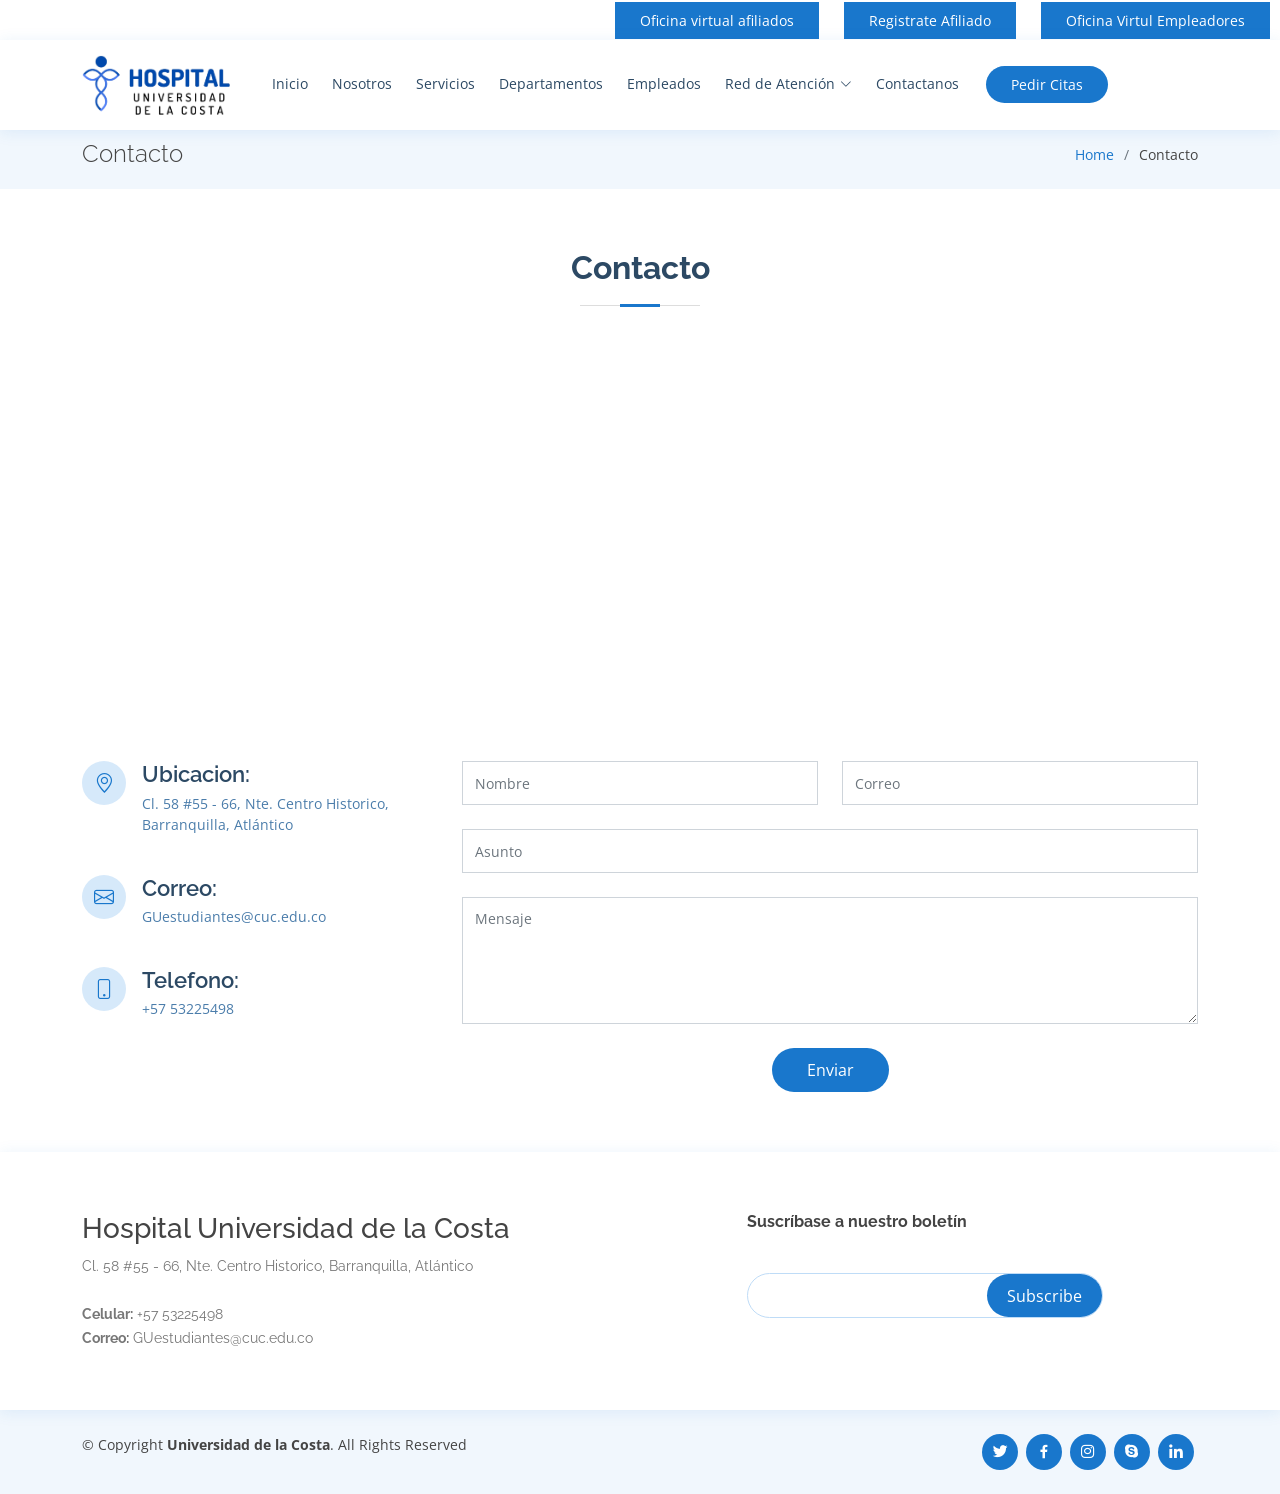
<file: contacto.html>
<!DOCTYPE html>
<html lang="en">

<head>
  <meta charset="utf-8">
  <meta content="width=device-width, initial-scale=1.0" name="viewport">

  <title>Contacto - Hospital Universidad de la Costa</title>
  <meta content="" name="description">
  <meta content="" name="keywords">

  <!-- Favicons -->
  <link href="assets/img/logo2.png" rel="icon">
  <link href="assets/img/apple-touch-icon.png" rel="apple-touch-icon">

  <!-- Google Fonts -->
  <link href="https://fonts.googleapis.com/css?family=Open+Sans:300,300i,400,400i,600,600i,700,700i|Raleway:300,300i,400,400i,500,500i,600,600i,700,700i|Poppins:300,300i,400,400i,500,500i,600,600i,700,700i" rel="stylesheet">

  <!-- Vendor CSS Files -->
  <link href="assets/vendor/fontawesome-free/css/all.min.css" rel="stylesheet">
  <link href="assets/vendor/animate.css/animate.min.css" rel="stylesheet">
  <link href="assets/vendor/bootstrap/css/bootstrap.min.css" rel="stylesheet">
  <link href="assets/vendor/bootstrap-icons/bootstrap-icons.css" rel="stylesheet">
  <link href="assets/vendor/boxicons/css/boxicons.min.css" rel="stylesheet">
  <link href="assets/vendor/glightbox/css/glightbox.min.css" rel="stylesheet">
  <link href="assets/vendor/remixicon/remixicon.css" rel="stylesheet">
  <link href="assets/vendor/swiper/swiper-bundle.min.css" rel="stylesheet">

  <!-- Template Main CSS File -->
  <link href="assets/css/style.css" rel="stylesheet">


</head>

<body>

<!-- ======= Top Bar ======= -->
<div id="topbar" class="d-flex align-items-center fixed-top">
  <div class="d-none d-lg-flex social-links align-items-center">
    <a href="./afiliados.html" class="button">Oficina virtual afiliados</a>
    <a href="#" class="button">Registrate Afiliado</a>
    <a href="./empleadores.html" class="button">Oficina Virtul Empleadores</a>        
  </div>
</div>
</div>

<!-- ======= Header ======= -->
<header id="header" class="fixed-top">
<div class="container d-flex align-items-center">
  <a href="index.html" class="logo">
    <img src="assets/img/logo.png" alt="" class="img-fluid">
  </a>

  <nav id="navbar" class="navbar order-last order-lg-0">
    <ul>
      <li><a class="nav-link scrollto" href="index.html">Inicio</a></li>
      <li><a class="nav-link scrollto" href="nosotros.html">Nosotros</a></li>
      <li><a class="nav-link scrollto" href="servicios.html">Servicios</a></li>
      <li><a class="nav-link scrollto" href="departamentos.html">Departamentos</a></li>
      <li><a class="nav-link scrollto" href="doctores.html">Empleados</a></li>
      <li class="dropdown"><a href="#"><span>Red de Atención</span> <i class="bi bi-chevron-down"></i></a>
        <ul>
          <li><a href="#">Centros Médicos</a></li>
          <li><a href="#">Oficinas</a></li>
          <li><a href="#">Farmacias</a></li>
          <li><a href="#">Directorio Médico</a></li>
        </ul>
      </li>
      <li><a class="nav-link scrollto" href="contacto.html">Contactanos</a></li>
    </ul>
    <i class="bi bi-list mobile-nav-toggle"></i>
  </nav><!-- .navbar -->

  <a href="citas.html" class="appointment-btn scrollto"><span class="d-none d-md-inline">Pedir</span> Citas</a>

</div>
</header><!-- End Header -->

  <main id="main">

    <!-- ======= Breadcrumbs Section ======= -->
    <section class="breadcrumbs">
      <div class="container">

        <div class="d-flex justify-content-between align-items-center">
          <h2>Contacto</h2>
          <ol>
            <li><a href="index.html">Home</a></li>
            <li>Contacto</li>
          </ol>
        </div>

      </div>
    </section><!-- End Breadcrumbs Section -->

    <!-- ======= Contact Section ======= -->
    <section id="contact" class="contact">
      <div class="container">

        <div class="section-title">
          <h2>Contacto</h2>
        </div>
      </div>

      <div>
        <iframe style="border:0; width: 100%; height: 350px;" src="https://www.google.com/maps/embed?pb=!1m18!1m12!1m3!1d1958.288146202927!2d-74.79108358068989!3d10.995319871890867!2m3!1f0!2f0!3f0!3m2!1i1024!2i768!4f13.1!3m3!1m2!1s0x8ef42d7974b945fd%3A0x58d2cc28a018ba1!2sUniversidad%20De%20La%20Costa%2C%20CUC!5e0!3m2!1ses!2sco!4v1682382067515!5m2!1ses!2sco" frameborder="0" allowfullscreen></iframe>
      </div>

      <div class="container">
        <div class="row mt-5">

          <div class="col-lg-4">
            <div class="info">
              <div class="address">
                <i class="bi bi-geo-alt"></i>
                <h4>Ubicacion:</h4>
                <p>Cl. 58 #55 - 66, Nte. Centro Historico, Barranquilla, Atlántico</p>
              </div>

              <div class="email">
                <i class="bi bi-envelope"></i>
                <h4>Correo:</h4>
                <p>GUestudiantes@cuc.edu.co</p>
              </div>

              <div class="phone">
                <i class="bi bi-phone"></i>
                <h4>Telefono:</h4>
                <p>+57 53225498</p>
              </div>

            </div>

          </div>

          <div class="col-lg-8 mt-5 mt-lg-0">

            <form action="forms/contact.php" method="post" role="form" class="php-email-form">
              <div class="row">
                <div class="col-md-6 form-group">
                  <input type="text" name="name" class="form-control" id="name" placeholder="Nombre" required>
                </div>
                <div class="col-md-6 form-group mt-3 mt-md-0">
                  <input type="email" class="form-control" name="email" id="email" placeholder="Correo" required>
                </div>
              </div>
              <div class="form-group mt-3">
                <input type="text" class="form-control" name="subject" id="subject" placeholder="Asunto" required>
              </div>
              <div class="form-group mt-3">
                <textarea class="form-control" name="message" rows="5" placeholder="Mensaje" required></textarea>
              </div>
              <div class="my-3">
                <div class="loading">Loading</div>
                <div class="error-message"></div>
                <div class="sent-message">Your message has been sent. Thank you!</div>
              </div>
              <div class="text-center"><button type="submit">Enviar</button></div>
            </form>

          </div>

        </div>

      </div>
    </section><!-- End Contact Section -->

  </main><!-- End #main -->

  </main><!-- End #main -->

  <!-- ======= Footer ======= -->
  <footer id="footer">

    <div class="footer-top">
      <div class="container">
        <div class="row">

          <div class="col-lg-7 col-md-6 footer-contact">
            <h3>Hospital Universidad de la Costa</h3>
            <p>
              Cl. 58 #55 - 66, Nte. Centro Historico, Barranquilla, Atlántico <br><br>
              <strong>Celular:</strong> +57 53225498<br>
              <strong>Correo:</strong> GUestudiantes@cuc.edu.co<br>
            </p>
          </div>

          <div class="col-lg-4 col-md-6 footer-newsletter">
            <h4>Suscríbase a nuestro boletín</h4>
            <form action="" method="post">
              <input type="email" name="email"><input type="submit" value="Subscribe">
            </form>
          </div>

        </div>
      </div>
    </div>

    <div class="container d-md-flex py-4">

      <div class="me-md-auto text-center text-md-start">
        <div class="copyright">
          &copy; Copyright <strong><span>Universidad de la Costa</span></strong>. All Rights Reserved
        </div>
        <div class="credits">

        </div>
      </div>
      <div class="social-links text-center text-md-right pt-3 pt-md-0">
        <a href="#" class="twitter"><i class="bx bxl-twitter"></i></a>
        <a href="#" class="facebook"><i class="bx bxl-facebook"></i></a>
        <a href="#" class="instagram"><i class="bx bxl-instagram"></i></a>
        <a href="#" class="google-plus"><i class="bx bxl-skype"></i></a>
        <a href="#" class="linkedin"><i class="bx bxl-linkedin"></i></a>
      </div>
    </div>
  </footer><!-- End Footer -->

  <div id="preloader"></div>
  <a href="#" class="back-to-top d-flex align-items-center justify-content-center"><i class="bi bi-arrow-up-short"></i></a>

  <!-- Vendor JS Files -->
  <script src="assets/vendor/purecounter/purecounter_vanilla.js"></script>
  <script src="assets/vendor/bootstrap/js/bootstrap.bundle.min.js"></script>
  <script src="assets/vendor/glightbox/js/glightbox.min.js"></script>
  <script src="assets/vendor/swiper/swiper-bundle.min.js"></script>
  <script src="assets/vendor/php-email-form/validate.js"></script>

  <!-- Template Main JS File -->
  <script src="assets/js/main.js"></script>

</body>

</html>
</file>
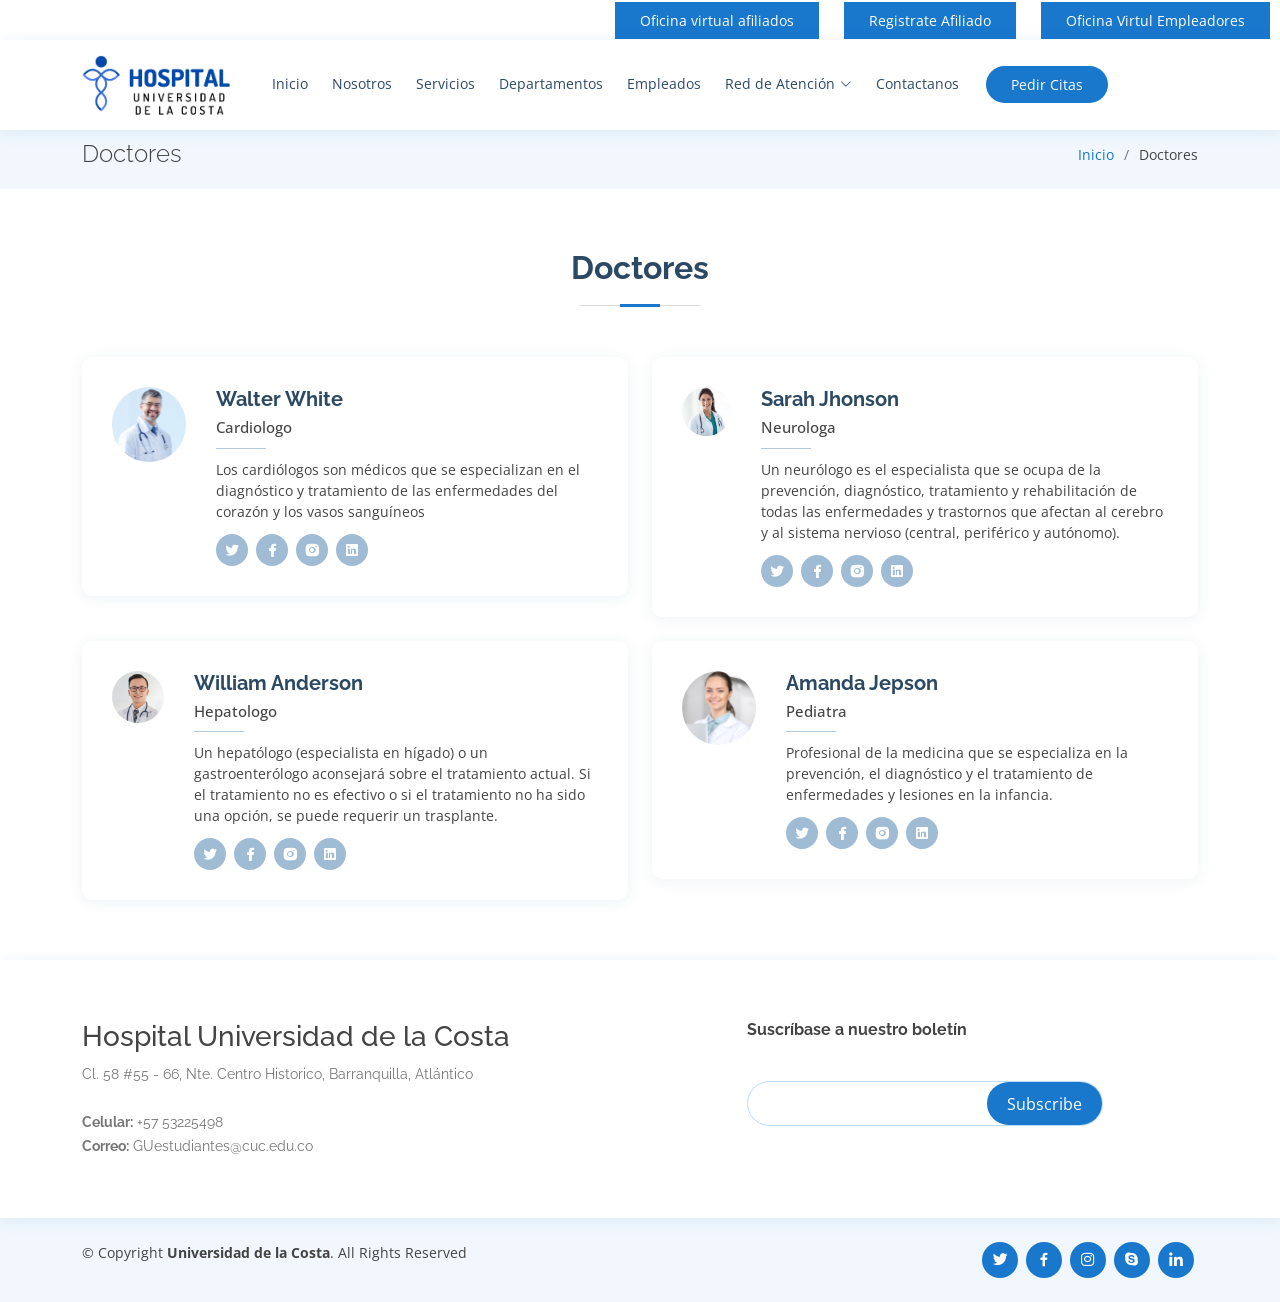
<file: doctores.html>
<!DOCTYPE html>
<html lang="en">

<head>
  <meta charset="utf-8">
  <meta content="width=device-width, initial-scale=1.0" name="viewport">

  <title>Doctores - Hospital Universidad de la Costa</title>
  <meta content="" name="description">
  <meta content="" name="keywords">

  <!-- Favicons -->
  <link href="assets/img/logo2.png" rel="icon">
  <link href="assets/img/apple-touch-icon.png" rel="apple-touch-icon">

  <!-- Google Fonts -->
  <link href="https://fonts.googleapis.com/css?family=Open+Sans:300,300i,400,400i,600,600i,700,700i|Raleway:300,300i,400,400i,500,500i,600,600i,700,700i|Poppins:300,300i,400,400i,500,500i,600,600i,700,700i" rel="stylesheet">

  <!-- Vendor CSS Files -->
  <link href="assets/vendor/fontawesome-free/css/all.min.css" rel="stylesheet">
  <link href="assets/vendor/animate.css/animate.min.css" rel="stylesheet">
  <link href="assets/vendor/bootstrap/css/bootstrap.min.css" rel="stylesheet">
  <link href="assets/vendor/bootstrap-icons/bootstrap-icons.css" rel="stylesheet">
  <link href="assets/vendor/boxicons/css/boxicons.min.css" rel="stylesheet">
  <link href="assets/vendor/glightbox/css/glightbox.min.css" rel="stylesheet">
  <link href="assets/vendor/remixicon/remixicon.css" rel="stylesheet">
  <link href="assets/vendor/swiper/swiper-bundle.min.css" rel="stylesheet">

  <!-- Template Main CSS File -->
  <link href="assets/css/style.css" rel="stylesheet">


</head>

<body>

<!-- ======= Top Bar ======= -->
<div id="topbar" class="d-flex align-items-center fixed-top">
  <div class="d-none d-lg-flex social-links align-items-center">
    <a href="./afiliados.html" class="button">Oficina virtual afiliados</a>
    <a href="#" class="button">Registrate Afiliado</a>
    <a href="./empleadores.html" class="button">Oficina Virtul Empleadores</a>        
  </div>
</div>
</div>

<!-- ======= Header ======= -->
<header id="header" class="fixed-top">
<div class="container d-flex align-items-center">
  <a href="index.html" class="logo">
    <img src="assets/img/logo.png" alt="" class="img-fluid">
  </a>

  <nav id="navbar" class="navbar order-last order-lg-0">
    <ul>
      <li><a class="nav-link scrollto" href="index.html">Inicio</a></li>
      <li><a class="nav-link scrollto" href="nosotros.html">Nosotros</a></li>
      <li><a class="nav-link scrollto" href="servicios.html">Servicios</a></li>
      <li><a class="nav-link scrollto" href="departamentos.html">Departamentos</a></li>
      <li><a class="nav-link scrollto" href="doctores.html">Empleados</a></li>
      <li class="dropdown"><a href="#"><span>Red de Atención</span> <i class="bi bi-chevron-down"></i></a>
        <ul>
          <li><a href="#">Centros Médicos</a></li>
          <li><a href="#">Oficinas</a></li>
          <li><a href="#">Farmacias</a></li>
          <li><a href="#">Directorio Médico</a></li>
        </ul>
      </li>
      <li><a class="nav-link scrollto" href="contacto.html">Contactanos</a></li>
    </ul>
    <i class="bi bi-list mobile-nav-toggle"></i>
  </nav><!-- .navbar -->

  <a href="citas.html" class="appointment-btn scrollto"><span class="d-none d-md-inline">Pedir</span> Citas</a>

</div>
</header><!-- End Header -->

  <main id="main">

    <!-- ======= Breadcrumbs Section ======= -->
    <section class="breadcrumbs">
      <div class="container">

        <div class="d-flex justify-content-between align-items-center">
          <h2>Doctores</h2>
          <ol>
            <li><a href="index.html">Inicio</a></li>
            <li>Doctores</li>
          </ol>
        </div>

      </div>
    </section><!-- End Breadcrumbs Section -->

    <!-- ======= Doctors Section ======= -->
    <section id="doctors" class="doctors">
      <div class="container">

        <div class="section-title">
          <h2>Doctores</h2>
        </div>

        <div class="row">

          <div class="col-lg-6">
            <div class="member d-flex align-items-start">
              <div class="pic"><img src="assets/img/doctors/doctors-1.jpg" class="img-fluid" alt=""></div>
              <div class="member-info">
                <h4>Walter White</h4>
                <span>Cardiologo</span>
                <p>Los cardiólogos son médicos que se especializan en el diagnóstico y tratamiento de las enfermedades del corazón y los vasos sanguíneos</p>
                <div class="social">
                  <a href=""><i class="ri-twitter-fill"></i></a>
                  <a href=""><i class="ri-facebook-fill"></i></a>
                  <a href=""><i class="ri-instagram-fill"></i></a>
                  <a href=""> <i class="ri-linkedin-box-fill"></i> </a>
                </div>
              </div>
            </div>
          </div>

          <div class="col-lg-6 mt-4 mt-lg-0">
            <div class="member d-flex align-items-start">
              <div class="pic"><img src="assets/img/doctors/doctors-2.jpg" class="img-fluid" alt=""></div>
              <div class="member-info">
                <h4>Sarah Jhonson</h4>
                <span>Neurologa</span>
                <p>Un neurólogo es el especialista que se ocupa de la prevención, diagnóstico, tratamiento y rehabilitación de todas las enfermedades y trastornos que afectan al cerebro y al sistema nervioso (central, periférico y autónomo).</p>
                <div class="social">
                  <a href=""><i class="ri-twitter-fill"></i></a>
                  <a href=""><i class="ri-facebook-fill"></i></a>
                  <a href=""><i class="ri-instagram-fill"></i></a>
                  <a href=""> <i class="ri-linkedin-box-fill"></i> </a>
                </div>
              </div>
            </div>
          </div>

          <div class="col-lg-6 mt-4">
            <div class="member d-flex align-items-start">
              <div class="pic"><img src="assets/img/doctors/doctors-3.jpg" class="img-fluid" alt=""></div>
              <div class="member-info">
                <h4>William Anderson</h4>
                <span>Hepatologo</span>
                <p>Un hepatólogo (especialista en hígado) o un gastroenterólogo aconsejará sobre el tratamiento actual. Si el tratamiento no es efectivo o si el tratamiento no ha sido una opción, se puede requerir un trasplante.</p>
                <div class="social">
                  <a href=""><i class="ri-twitter-fill"></i></a>
                  <a href=""><i class="ri-facebook-fill"></i></a>
                  <a href=""><i class="ri-instagram-fill"></i></a>
                  <a href=""> <i class="ri-linkedin-box-fill"></i> </a>
                </div>
              </div>
            </div>
          </div>

          <div class="col-lg-6 mt-4">
            <div class="member d-flex align-items-start">
              <div class="pic"><img src="assets/img/doctors/doctors-4.jpg" class="img-fluid" alt=""></div>
              <div class="member-info">
                <h4>Amanda Jepson</h4>
                <span>Pediatra</span>
                <p>Profesional de la medicina que se especializa en la prevención, el diagnóstico y el tratamiento de enfermedades y lesiones en la infancia.</p>
                <div class="social">
                  <a href=""><i class="ri-twitter-fill"></i></a>
                  <a href=""><i class="ri-facebook-fill"></i></a>
                  <a href=""><i class="ri-instagram-fill"></i></a>
                  <a href=""> <i class="ri-linkedin-box-fill"></i> </a>
                </div>
              </div>
            </div>
          </div>

        </div>

      </div>
    </section><!-- End Doctors Section -->

  </main><!-- End #main -->

  <!-- ======= Footer ======= -->
  <footer id="footer">

    <div class="footer-top">
      <div class="container">
        <div class="row">

          <div class="col-lg-7 col-md-6 footer-contact">
            <h3>Hospital Universidad de la Costa</h3>
            <p>
              Cl. 58 #55 - 66, Nte. Centro Historico, Barranquilla, Atlántico <br><br>
              <strong>Celular:</strong> +57 53225498<br>
              <strong>Correo:</strong> GUestudiantes@cuc.edu.co<br>
            </p>
          </div>

          <div class="col-lg-4 col-md-6 footer-newsletter">
            <h4>Suscríbase a nuestro boletín</h4>
            <form action="" method="post">
              <input type="email" name="email"><input type="submit" value="Subscribe">
            </form>
          </div>

        </div>
      </div>
    </div>

    <div class="container d-md-flex py-4">

      <div class="me-md-auto text-center text-md-start">
        <div class="copyright">
          &copy; Copyright <strong><span>Universidad de la Costa</span></strong>. All Rights Reserved
        </div>
        <div class="credits">
          <!-- All the links in the footer should remain intact. -->
          <!-- You can delete the links only if you purchased the pro version. -->
          <!-- Licensing information: https://bootstrapmade.com/license/ -->
          <!-- Purchase the pro version with working PHP/AJAX contact form: https://bootstrapmade.com/medilab-free-medical-bootstrap-theme/ -->
        </div>
      </div>
      <div class="social-links text-center text-md-right pt-3 pt-md-0">
        <a href="#" class="twitter"><i class="bx bxl-twitter"></i></a>
        <a href="#" class="facebook"><i class="bx bxl-facebook"></i></a>
        <a href="#" class="instagram"><i class="bx bxl-instagram"></i></a>
        <a href="#" class="google-plus"><i class="bx bxl-skype"></i></a>
        <a href="#" class="linkedin"><i class="bx bxl-linkedin"></i></a>
      </div>
    </div>
  </footer><!-- End Footer -->

  <div id="preloader"></div>
  <a href="#" class="back-to-top d-flex align-items-center justify-content-center"><i class="bi bi-arrow-up-short"></i></a>

  <!-- Vendor JS Files -->
  <script src="assets/vendor/purecounter/purecounter_vanilla.js"></script>
  <script src="assets/vendor/bootstrap/js/bootstrap.bundle.min.js"></script>
  <script src="assets/vendor/glightbox/js/glightbox.min.js"></script>
  <script src="assets/vendor/swiper/swiper-bundle.min.js"></script>
  <script src="assets/vendor/php-email-form/validate.js"></script>

  <!-- Template Main JS File -->
  <script src="assets/js/main.js"></script>

</body>

</html>
</file>
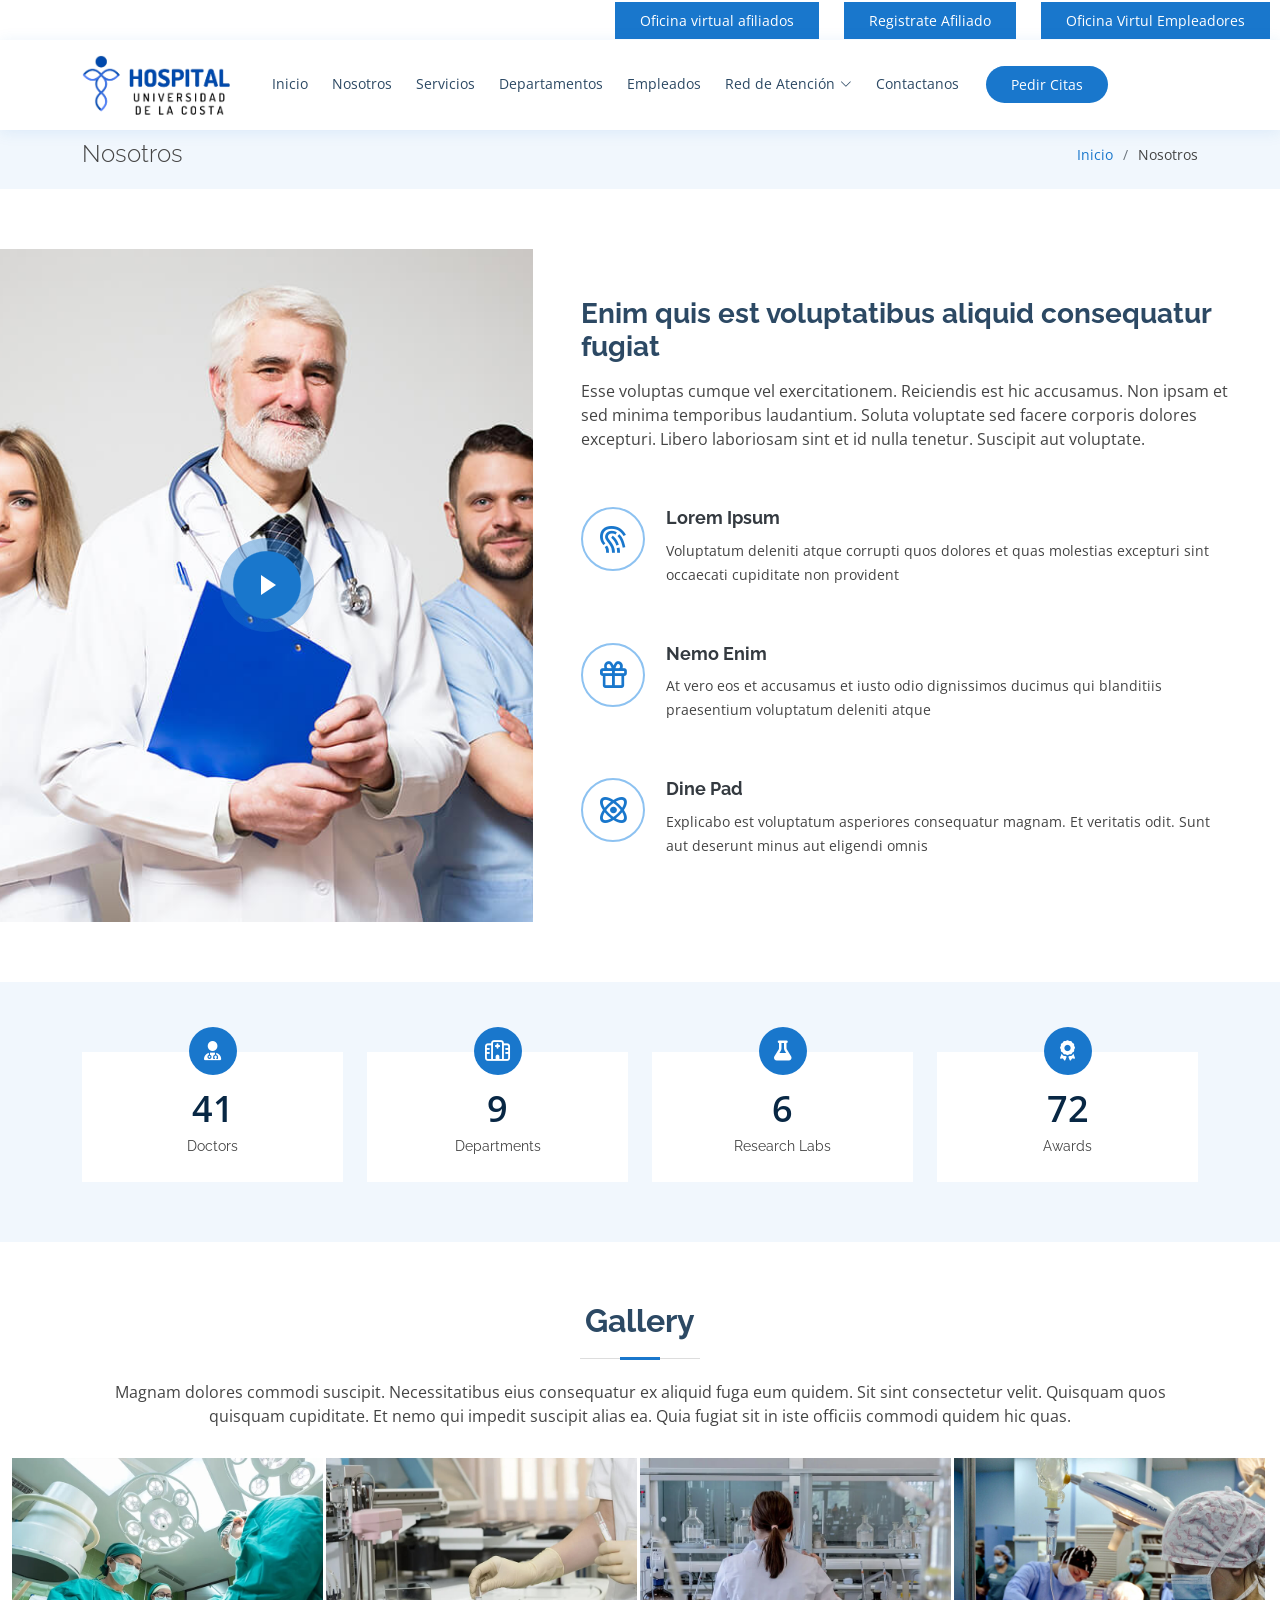
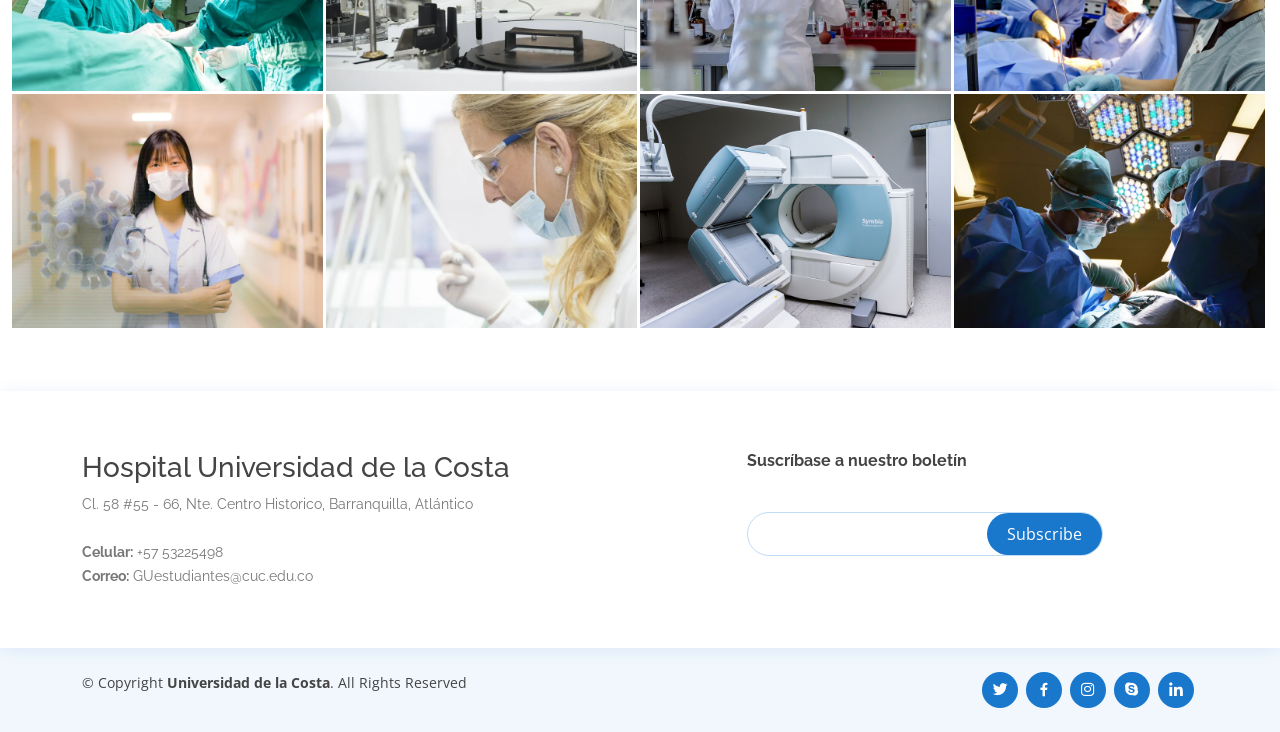
<file: nosotros.html>
<!DOCTYPE html>
<html lang="en">

<head>
  <meta charset="utf-8">
  <meta content="width=device-width, initial-scale=1.0" name="viewport">

  <title>Nosotros - Hospital Universidad de la Costa</title>
  <meta content="" name="description">
  <meta content="" name="keywords">

  <!-- Favicons -->
  <link href="assets/img/logo2.png" rel="icon">
  <link href="assets/img/apple-touch-icon.png" rel="apple-touch-icon">

  <!-- Google Fonts -->
  <link href="https://fonts.googleapis.com/css?family=Open+Sans:300,300i,400,400i,600,600i,700,700i|Raleway:300,300i,400,400i,500,500i,600,600i,700,700i|Poppins:300,300i,400,400i,500,500i,600,600i,700,700i" rel="stylesheet">

  <!-- Vendor CSS Files -->
  <link href="assets/vendor/fontawesome-free/css/all.min.css" rel="stylesheet">
  <link href="assets/vendor/animate.css/animate.min.css" rel="stylesheet">
  <link href="assets/vendor/bootstrap/css/bootstrap.min.css" rel="stylesheet">
  <link href="assets/vendor/bootstrap-icons/bootstrap-icons.css" rel="stylesheet">
  <link href="assets/vendor/boxicons/css/boxicons.min.css" rel="stylesheet">
  <link href="assets/vendor/glightbox/css/glightbox.min.css" rel="stylesheet">
  <link href="assets/vendor/remixicon/remixicon.css" rel="stylesheet">
  <link href="assets/vendor/swiper/swiper-bundle.min.css" rel="stylesheet">

  <!-- Template Main CSS File -->
  <link href="assets/css/style.css" rel="stylesheet">


</head>

<body>

 <!-- ======= Top Bar ======= -->
 <div id="topbar" class="d-flex align-items-center fixed-top">
  <div class="d-none d-lg-flex social-links align-items-center">
    <a href="./afiliados.html" class="button">Oficina virtual afiliados</a>
    <a href="#" class="button">Registrate Afiliado</a>
    <a href="./empleadores.html" class="button">Oficina Virtul Empleadores</a>        
  </div>
</div>
</div>

<!-- ======= Header ======= -->
<header id="header" class="fixed-top">
  <div class="container d-flex align-items-center">

    <a href="index.html" class="logo">
      <img src="assets/img/logo.png" alt="" class="img-fluid">
    </a>

    <nav id="navbar" class="navbar order-last order-lg-0">
      <ul>
        <li><a class="nav-link scrollto" href="index.html">Inicio</a></li>
        <li><a class="nav-link scrollto" href="nosotros.html">Nosotros</a></li>
        <li><a class="nav-link scrollto" href="servicios.html">Servicios</a></li>
        <li><a class="nav-link scrollto" href="departamentos.html">Departamentos</a></li>
        <li><a class="nav-link scrollto" href="doctores.html">Empleados</a></li>
        <li class="dropdown"><a href="#"><span>Red de Atención</span> <i class="bi bi-chevron-down"></i></a>
          <ul>
            <li><a href="#">Centros Médicos</a></li>
            <li><a href="#">Oficinas</a></li>
            <li><a href="#">Farmacias</a></li>
            <li><a href="#">Directorio Médico</a></li>
          </ul>
        </li>
        <li><a class="nav-link scrollto" href="contacto.html">Contactanos</a></li>
      </ul>
      <i class="bi bi-list mobile-nav-toggle"></i>
    </nav><!-- .navbar -->

    <a href="citas.html" class="appointment-btn scrollto"><span class="d-none d-md-inline">Pedir</span> Citas</a>

  </div>
</header><!-- End Header -->

  <main id="main">

    <!-- ======= Breadcrumbs Section ======= -->
    <section class="breadcrumbs">
      <div class="container">

        <div class="d-flex justify-content-between align-items-center">
          <h2>Nosotros</h2>
          <ol>
            <li><a href="index.html">Inicio</a></li>
            <li>Nosotros</li>
          </ol>
        </div>

      </div>
    </section><!-- End Breadcrumbs Section -->

    <!-- ======= About Section ======= -->
    <section id="about" class="about">
      <div class="container-fluid">

        <div class="row">
          <div class="col-xl-5 col-lg-6 video-box d-flex justify-content-center align-items-stretch position-relative">
            <a href="https://www.youtube.com/watch?v=jDDaplaOz7Q" class="glightbox play-btn mb-4"></a>
          </div>

          <div class="col-xl-7 col-lg-6 icon-boxes d-flex flex-column align-items-stretch justify-content-center py-5 px-lg-5">
            <h3>Enim quis est voluptatibus aliquid consequatur fugiat</h3>
            <p>Esse voluptas cumque vel exercitationem. Reiciendis est hic accusamus. Non ipsam et sed minima temporibus laudantium. Soluta voluptate sed facere corporis dolores excepturi. Libero laboriosam sint et id nulla tenetur. Suscipit aut voluptate.</p>

            <div class="icon-box">
              <div class="icon"><i class="bx bx-fingerprint"></i></div>
              <h4 class="title"><a href="">Lorem Ipsum</a></h4>
              <p class="description">Voluptatum deleniti atque corrupti quos dolores et quas molestias excepturi sint occaecati cupiditate non provident</p>
            </div>

            <div class="icon-box">
              <div class="icon"><i class="bx bx-gift"></i></div>
              <h4 class="title"><a href="">Nemo Enim</a></h4>
              <p class="description">At vero eos et accusamus et iusto odio dignissimos ducimus qui blanditiis praesentium voluptatum deleniti atque</p>
            </div>

            <div class="icon-box">
              <div class="icon"><i class="bx bx-atom"></i></div>
              <h4 class="title"><a href="">Dine Pad</a></h4>
              <p class="description">Explicabo est voluptatum asperiores consequatur magnam. Et veritatis odit. Sunt aut deserunt minus aut eligendi omnis</p>
            </div>

          </div>
        </div>

      </div>
    </section><!-- End About Section -->

    <!-- ======= Counts Section ======= -->
    <section id="counts" class="counts">
      <div class="container">

        <div class="row">

          <div class="col-lg-3 col-md-6">
            <div class="count-box">
              <i class="fas fa-user-md"></i>
              <span data-purecounter-start="0" data-purecounter-end="85" data-purecounter-duration="1" class="purecounter"></span>
              <p>Doctors</p>
            </div>
          </div>

          <div class="col-lg-3 col-md-6 mt-5 mt-md-0">
            <div class="count-box">
              <i class="far fa-hospital"></i>
              <span data-purecounter-start="0" data-purecounter-end="18" data-purecounter-duration="1" class="purecounter"></span>
              <p>Departments</p>
            </div>
          </div>

          <div class="col-lg-3 col-md-6 mt-5 mt-lg-0">
            <div class="count-box">
              <i class="fas fa-flask"></i>
              <span data-purecounter-start="0" data-purecounter-end="12" data-purecounter-duration="1" class="purecounter"></span>
              <p>Research Labs</p>
            </div>
          </div>

          <div class="col-lg-3 col-md-6 mt-5 mt-lg-0">
            <div class="count-box">
              <i class="fas fa-award"></i>
              <span data-purecounter-start="0" data-purecounter-end="150" data-purecounter-duration="1" class="purecounter"></span>
              <p>Awards</p>
            </div>
          </div>

        </div>

      </div>
    </section><!-- End Counts Section -->

    <!-- ======= Gallery Section ======= -->
    <section id="gallery" class="gallery">
      <div class="container">

        <div class="section-title">
          <h2>Gallery</h2>
          <p>Magnam dolores commodi suscipit. Necessitatibus eius consequatur ex aliquid fuga eum quidem. Sit sint consectetur velit. Quisquam quos quisquam cupiditate. Et nemo qui impedit suscipit alias ea. Quia fugiat sit in iste officiis commodi quidem hic quas.</p>
        </div>
      </div>

      <div class="container-fluid">
        <div class="row g-0">

          <div class="col-lg-3 col-md-4">
            <div class="gallery-item">
              <a href="assets/img/gallery/gallery-1.jpg" class="galelry-lightbox">
                <img src="assets/img/gallery/gallery-1.jpg" alt="" class="img-fluid">
              </a>
            </div>
          </div>

          <div class="col-lg-3 col-md-4">
            <div class="gallery-item">
              <a href="assets/img/gallery/gallery-2.jpg" class="galelry-lightbox">
                <img src="assets/img/gallery/gallery-2.jpg" alt="" class="img-fluid">
              </a>
            </div>
          </div>

          <div class="col-lg-3 col-md-4">
            <div class="gallery-item">
              <a href="assets/img/gallery/gallery-3.jpg" class="galelry-lightbox">
                <img src="assets/img/gallery/gallery-3.jpg" alt="" class="img-fluid">
              </a>
            </div>
          </div>

          <div class="col-lg-3 col-md-4">
            <div class="gallery-item">
              <a href="assets/img/gallery/gallery-4.jpg" class="galelry-lightbox">
                <img src="assets/img/gallery/gallery-4.jpg" alt="" class="img-fluid">
              </a>
            </div>
          </div>

          <div class="col-lg-3 col-md-4">
            <div class="gallery-item">
              <a href="assets/img/gallery/gallery-5.jpg" class="galelry-lightbox">
                <img src="assets/img/gallery/gallery-5.jpg" alt="" class="img-fluid">
              </a>
            </div>
          </div>

          <div class="col-lg-3 col-md-4">
            <div class="gallery-item">
              <a href="assets/img/gallery/gallery-6.jpg" class="galelry-lightbox">
                <img src="assets/img/gallery/gallery-6.jpg" alt="" class="img-fluid">
              </a>
            </div>
          </div>

          <div class="col-lg-3 col-md-4">
            <div class="gallery-item">
              <a href="assets/img/gallery/gallery-7.jpg" class="galelry-lightbox">
                <img src="assets/img/gallery/gallery-7.jpg" alt="" class="img-fluid">
              </a>
            </div>
          </div>

          <div class="col-lg-3 col-md-4">
            <div class="gallery-item">
              <a href="assets/img/gallery/gallery-8.jpg" class="galelry-lightbox">
                <img src="assets/img/gallery/gallery-8.jpg" alt="" class="img-fluid">
              </a>
            </div>
          </div>

        </div>

      </div>
    </section><!-- End Gallery Section -->

  </main><!-- End #main -->

  <!-- ======= Footer ======= -->
  <footer id="footer">

    <div class="footer-top">
      <div class="container">
        <div class="row">

          <div class="col-lg-7 col-md-6 footer-contact">
            <h3>Hospital Universidad de la Costa</h3>
            <p>
              Cl. 58 #55 - 66, Nte. Centro Historico, Barranquilla, Atlántico <br><br>
              <strong>Celular:</strong> +57 53225498<br>
              <strong>Correo:</strong> GUestudiantes@cuc.edu.co<br>
            </p>
          </div>

          <div class="col-lg-4 col-md-6 footer-newsletter">
            <h4>Suscríbase a nuestro boletín</h4>
            <form action="" method="post">
              <input type="email" name="email"><input type="submit" value="Subscribe">
            </form>
          </div>

        </div>
      </div>
    </div>

    <div class="container d-md-flex py-4">

      <div class="me-md-auto text-center text-md-start">
        <div class="copyright">
          &copy; Copyright <strong><span>Universidad de la Costa</span></strong>. All Rights Reserved
        </div>
        <div class="credits">
          <!-- All the links in the footer should remain intact. -->
          <!-- You can delete the links only if you purchased the pro version. -->
          <!-- Licensing information: https://bootstrapmade.com/license/ -->
          <!-- Purchase the pro version with working PHP/AJAX contact form: https://bootstrapmade.com/medilab-free-medical-bootstrap-theme/ -->
        </div>
      </div>
      <div class="social-links text-center text-md-right pt-3 pt-md-0">
        <a href="#" class="twitter"><i class="bx bxl-twitter"></i></a>
        <a href="#" class="facebook"><i class="bx bxl-facebook"></i></a>
        <a href="#" class="instagram"><i class="bx bxl-instagram"></i></a>
        <a href="#" class="google-plus"><i class="bx bxl-skype"></i></a>
        <a href="#" class="linkedin"><i class="bx bxl-linkedin"></i></a>
      </div>
    </div>
  </footer><!-- End Footer -->

  <div id="preloader"></div>
  <a href="#" class="back-to-top d-flex align-items-center justify-content-center"><i class="bi bi-arrow-up-short"></i></a>

  <!-- Vendor JS Files -->
  <script src="assets/vendor/purecounter/purecounter_vanilla.js"></script>
  <script src="assets/vendor/bootstrap/js/bootstrap.bundle.min.js"></script>
  <script src="assets/vendor/glightbox/js/glightbox.min.js"></script>
  <script src="assets/vendor/swiper/swiper-bundle.min.js"></script>
  <script src="assets/vendor/php-email-form/validate.js"></script>

  <!-- Template Main JS File -->
  <script src="assets/js/main.js"></script>

</body>

</html>
</file>
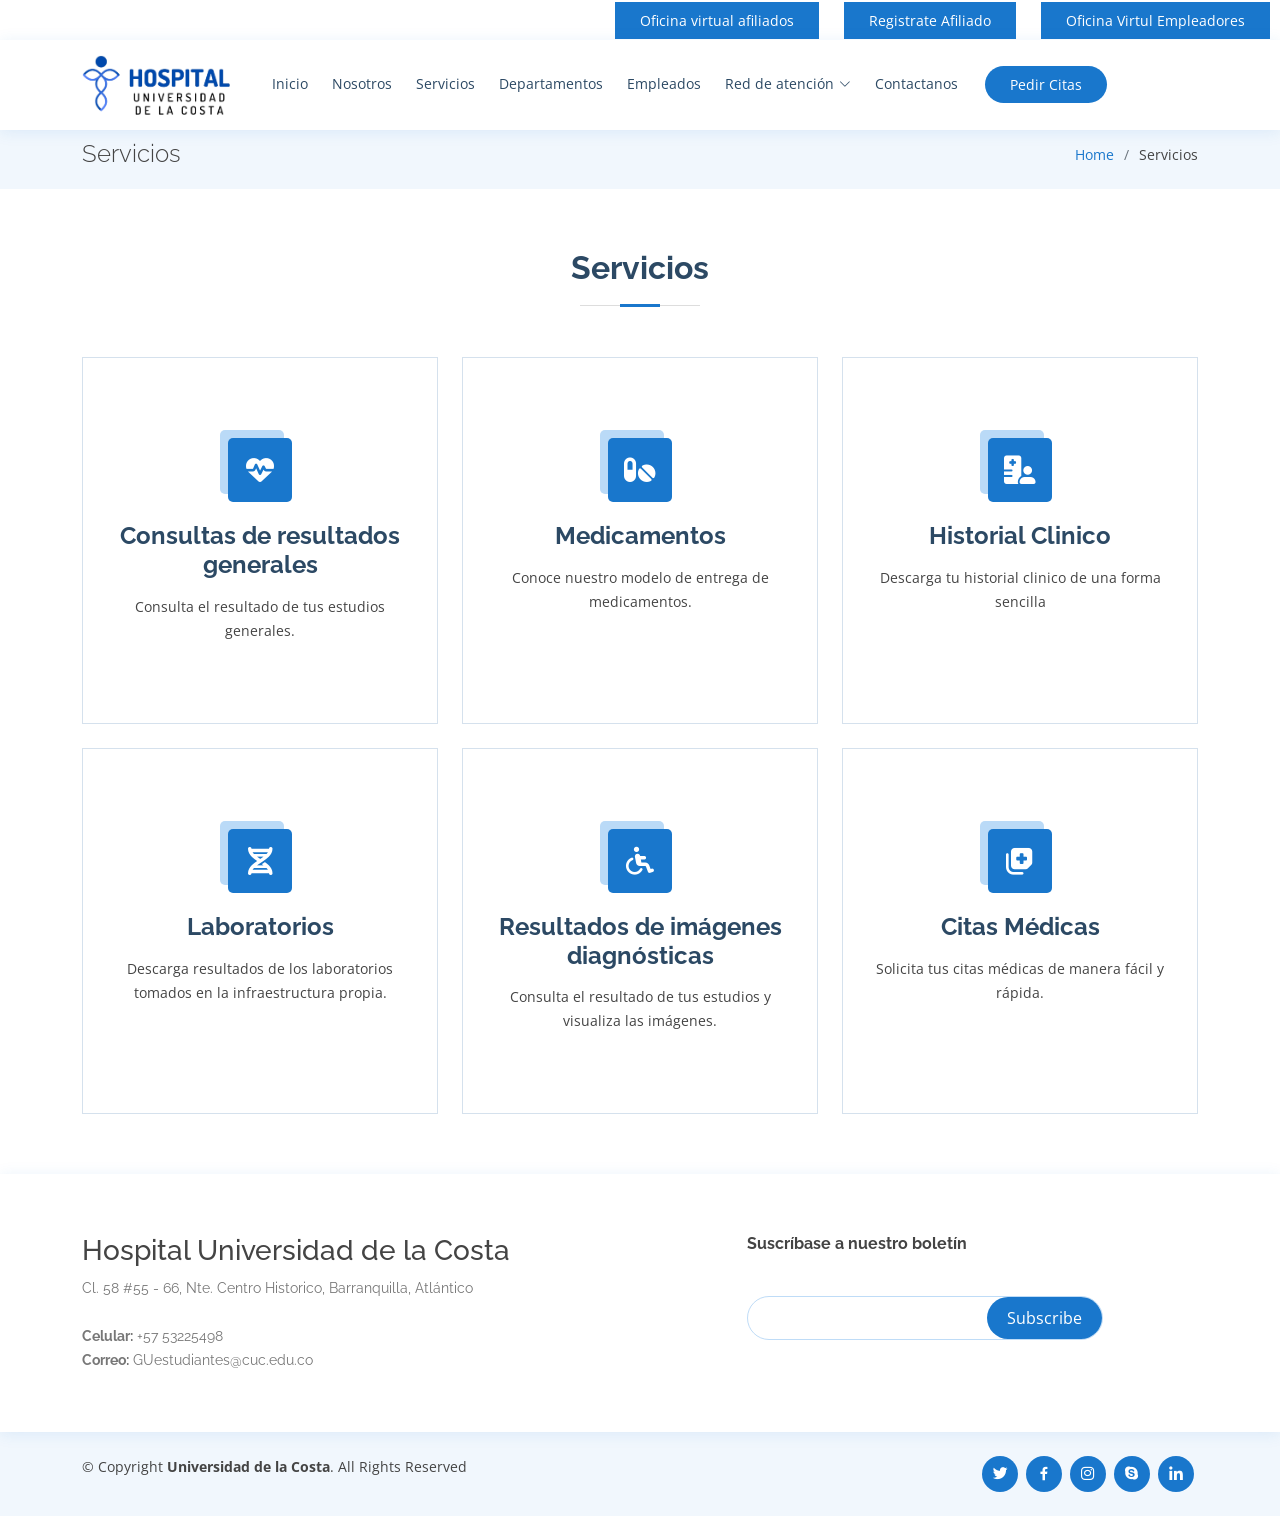
<file: servicios.html>
<!DOCTYPE html>
<html lang="en">

<head>
  <meta charset="utf-8">
  <meta content="width=device-width, initial-scale=1.0" name="viewport">

  <title>Servicios - Hospital Universidad de la Costa</title>
  <meta content="" name="description">
  <meta content="" name="keywords">

  <!-- Favicons -->
  <link href="assets/img/logo2.png" rel="icon">
  <link href="assets/img/apple-touch-icon.png" rel="apple-touch-icon">

  <!-- Google Fonts -->
  <link href="https://fonts.googleapis.com/css?family=Open+Sans:300,300i,400,400i,600,600i,700,700i|Raleway:300,300i,400,400i,500,500i,600,600i,700,700i|Poppins:300,300i,400,400i,500,500i,600,600i,700,700i" rel="stylesheet">

  <!-- Vendor CSS Files -->
  <link href="assets/vendor/fontawesome-free/css/all.min.css" rel="stylesheet">
  <link href="assets/vendor/animate.css/animate.min.css" rel="stylesheet">
  <link href="assets/vendor/bootstrap/css/bootstrap.min.css" rel="stylesheet">
  <link href="assets/vendor/bootstrap-icons/bootstrap-icons.css" rel="stylesheet">
  <link href="assets/vendor/boxicons/css/boxicons.min.css" rel="stylesheet">
  <link href="assets/vendor/glightbox/css/glightbox.min.css" rel="stylesheet">
  <link href="assets/vendor/remixicon/remixicon.css" rel="stylesheet">
  <link href="assets/vendor/swiper/swiper-bundle.min.css" rel="stylesheet">

  <!-- Template Main CSS File -->
  <link href="assets/css/style.css" rel="stylesheet">

  <!-- =======================================================
  * Template Name: Medilab
  * Updated: Mar 10 2023 with Bootstrap v5.2.3
  * Template URL: https://bootstrapmade.com/medilab-free-medical-bootstrap-theme/
  * Author: BootstrapMade.com
  * License: https://bootstrapmade.com/license/
  ======================================================== -->
</head>

<body>

<!-- ======= Top Bar ======= -->
<div id="topbar" class="d-flex align-items-center fixed-top">
  <div class="d-none d-lg-flex social-links align-items-center">
    <a href="./afiliados.html" class="button">Oficina virtual afiliados</a>
    <a href="#" class="button">Registrate Afiliado</a>
    <a href="./empleadores.html" class="button">Oficina Virtul Empleadores</a>        
  </div>
</div>
</div>

<!-- ======= Header ======= -->
<header id="header" class="fixed-top">
<div class="container d-flex align-items-center">
  <a href="index.html" class="logo">
    <img src="assets/img/logo.png" alt="" class="img-fluid">
  </a>

  <nav id="navbar" class="navbar order-last order-lg-0">
    <ul>
      <li><a class="nav-link scrollto" href="index.html">Inicio</a></li>
      <li><a class="nav-link scrollto" href="nosotros.html">Nosotros</a></li>
      <li><a class="nav-link scrollto" href="servicios.html">Servicios</a></li>
      <li><a class="nav-link scrollto" href="departamentos.html">Departamentos</a></li>
      <li><a class="nav-link scrollto" href="doctores.html">Empleados</a></li>
      <li class="dropdown"><a href="#"><span>Red de atención</span> <i class="bi bi-chevron-down"></i></a>
        <ul>
          <li><a href="#">Drop Down 1</a></li>
          <li class="dropdown"><a href="#"><span>Deep Drop Down</span> <i class="bi bi-chevron-right"></i></a>
            <ul>
              <li><a href="#">Deep Drop Down 1</a></li>
              <li><a href="#">Deep Drop Down 2</a></li>
              <li><a href="#">Deep Drop Down 3</a></li>
              <li><a href="#">Deep Drop Down 4</a></li>
              <li><a href="#">Deep Drop Down 5</a></li>
            </ul>
          </li>
          <li><a href="#">Drop Down 2</a></li>
          <li><a href="#">Drop Down 3</a></li>
          <li><a href="#">Drop Down 4</a></li>
        </ul>
      </li>
      <li><a class="nav-link scrollto" href="contacto.html">Contactanos</a></li>
    </ul>
    <i class="bi bi-list mobile-nav-toggle"></i>
  </nav><!-- .navbar -->

  <a href="citas.html" class="appointment-btn scrollto"><span class="d-none d-md-inline">Pedir</span> Citas</a>

</div>
</header><!-- End Header -->

  <main id="main">

    <!-- ======= Breadcrumbs Section ======= -->
    <section class="breadcrumbs">
      <div class="container">

        <div class="d-flex justify-content-between align-items-center">
          <h2>Servicios</h2>
          <ol>
            <li><a href="index.html">Home</a></li>
            <li>Servicios</li>
          </ol>
        </div>

      </div>
    </section><!-- End Breadcrumbs Section -->

    <!-- ======= Services Section ======= -->
    <section id="services" class="services">
      <div class="container">
        <div class="section-title">
          <h2>Servicios</h2>
        </div>

        <div class="row">
          <div class="col-lg-4 col-md-6 d-flex align-items-stretch">
            <div class="icon-box">
              <div class="icon"><i class="fas fa-heartbeat"></i></div>
              <h4><a href="">Consultas de resultados generales</a></h4>
              <p>Consulta el resultado de tus estudios generales.</p>
            </div>
          </div>

          <div class="col-lg-4 col-md-6 d-flex align-items-stretch mt-4 mt-md-0">
            <div class="icon-box">
              <div class="icon"><i class="fas fa-pills"></i></div>
              <h4><a href="">Medicamentos</a></h4>
              <p>Conoce nuestro modelo de entrega de medicamentos.</p>
            </div>
          </div>

          <div class="col-lg-4 col-md-6 d-flex align-items-stretch mt-4 mt-lg-0">
            <div class="icon-box">
              <div class="icon"><i class="fas fa-hospital-user"></i></div>
              <h4><a href="">Historial Clinico</a></h4>
              <p>Descarga tu historial clinico de una forma sencilla</p>
            </div>
          </div>

          <div class="col-lg-4 col-md-6 d-flex align-items-stretch mt-4">
            <div class="icon-box">
              <div class="icon"><i class="fas fa-dna"></i></div>
              <h4><a href="">Laboratorios</a></h4>
              <p>Descarga resultados de los laboratorios tomados en la infraestructura propia.</p>
            </div>
          </div>

          <div class="col-lg-4 col-md-6 d-flex align-items-stretch mt-4">
            <div class="icon-box">
              <div class="icon"><i class="fas fa-wheelchair"></i></div>
              <h4><a href="">Resultados de imágenes diagnósticas</a></h4>
              <p>Consulta el resultado de tus estudios y visualiza las imágenes.</p>
            </div>
          </div>

          <div class="col-lg-4 col-md-6 d-flex align-items-stretch mt-4">
            <div class="icon-box">
              <div class="icon"><i class="fas fa-notes-medical"></i></div>
              <h4><a href="">Citas Médicas</a></h4>
              <p>Solicita tus citas médicas de manera fácil y rápida.</p>
            </div>
          </div>

        </div>

      </div>
    </section><!-- End Services Section -->

  </main><!-- End #main -->

  <!-- ======= Footer ======= -->
  <footer id="footer">

    <div class="footer-top">
      <div class="container">
        <div class="row">

          <div class="col-lg-7 col-md-6 footer-contact">
            <h3>Hospital Universidad de la Costa</h3>
            <p>
              Cl. 58 #55 - 66, Nte. Centro Historico, Barranquilla, Atlántico <br><br>
              <strong>Celular:</strong> +57 53225498<br>
              <strong>Correo:</strong> GUestudiantes@cuc.edu.co<br>
            </p>
          </div>

          <div class="col-lg-4 col-md-6 footer-newsletter">
            <h4>Suscríbase a nuestro boletín</h4>
            <form action="" method="post">
              <input type="email" name="email"><input type="submit" value="Subscribe">
            </form>
          </div>

        </div>
      </div>
    </div>

    <div class="container d-md-flex py-4">

      <div class="me-md-auto text-center text-md-start">
        <div class="copyright">
          &copy; Copyright <strong><span>Universidad de la Costa</span></strong>. All Rights Reserved
        </div>
        <div class="credits">
          <!-- All the links in the footer should remain intact. -->
          <!-- You can delete the links only if you purchased the pro version. -->
          <!-- Licensing information: https://bootstrapmade.com/license/ -->
          <!-- Purchase the pro version with working PHP/AJAX contact form: https://bootstrapmade.com/medilab-free-medical-bootstrap-theme/ -->
        </div>
      </div>
      <div class="social-links text-center text-md-right pt-3 pt-md-0">
        <a href="#" class="twitter"><i class="bx bxl-twitter"></i></a>
        <a href="#" class="facebook"><i class="bx bxl-facebook"></i></a>
        <a href="#" class="instagram"><i class="bx bxl-instagram"></i></a>
        <a href="#" class="google-plus"><i class="bx bxl-skype"></i></a>
        <a href="#" class="linkedin"><i class="bx bxl-linkedin"></i></a>
      </div>
    </div>
  </footer><!-- End Footer -->

  <div id="preloader"></div>
  <a href="#" class="back-to-top d-flex align-items-center justify-content-center"><i class="bi bi-arrow-up-short"></i></a>

  <!-- Vendor JS Files -->
  <script src="assets/vendor/purecounter/purecounter_vanilla.js"></script>
  <script src="assets/vendor/bootstrap/js/bootstrap.bundle.min.js"></script>
  <script src="assets/vendor/glightbox/js/glightbox.min.js"></script>
  <script src="assets/vendor/swiper/swiper-bundle.min.js"></script>
  <script src="assets/vendor/php-email-form/validate.js"></script>

  <!-- Template Main JS File -->
  <script src="assets/js/main.js"></script>

</body>

</html>
</file>
<file: assets/css/style.css>
/**
* Template Name: Medilab
* Updated: Mar 10 2023 with Bootstrap v5.2.3
* Template URL: https://bootstrapmade.com/medilab-free-medical-bootstrap-theme/
* Author: BootstrapMade.com
* License: https://bootstrapmade.com/license/
*/

/*--------------------------------------------------------------
# General
--------------------------------------------------------------*/
body {
  font-family: "Open Sans", sans-serif;
  color: #444444;
}

a {
  color: #1977cc;
  text-decoration: none;
}

a:hover {
  color: #3291e6;
  text-decoration: none;
}

h1,
h2,
h3,
h4,
h5,
h6 {
  font-family: "Raleway", sans-serif;
}

/*--------------------------------------------------------------
# Preloader
--------------------------------------------------------------*/
#preloader {
  position: fixed;
  top: 0;
  left: 0;
  right: 0;
  bottom: 0;
  z-index: 9999;
  overflow: hidden;
  background: #fff;
}

#preloader:before {
  content: "";
  position: fixed;
  top: calc(50% - 30px);
  left: calc(50% - 30px);
  border: 6px solid #1977cc;
  border-top-color: #d1e6f9;
  border-radius: 50%;
  width: 60px;
  height: 60px;
  animation: animate-preloader 1s linear infinite;
}

@keyframes animate-preloader {
  0% {
    transform: rotate(0deg);
  }

  100% {
    transform: rotate(360deg);
  }
}

/*--------------------------------------------------------------
# Back to top button
--------------------------------------------------------------*/
.back-to-top {
  position: fixed;
  visibility: hidden;
  opacity: 0;
  right: 15px;
  bottom: 15px;
  z-index: 996;
  background: #1977cc;
  width: 40px;
  height: 40px;
  border-radius: 4px;
  transition: all 0.4s;
}

.back-to-top i {
  font-size: 28px;
  color: #fff;
  line-height: 0;
}

.back-to-top:hover {
  background: #298ce5;
  color: #fff;
}

.back-to-top.active {
  visibility: visible;
  opacity: 1;
}

.datepicker-dropdown {
  padding: 20px !important;
}

/*--------------------------------------------------------------
# Top Bar
--------------------------------------------------------------*/
#topbar {
  background: #fff;
  height: 40px;
  font-size: 14px;
  transition: all 0.5s;
  z-index: 996;
  justify-content: flex-end;
  padding: 10px;
}

#topbar .button {
  margin-left: 25px;
  background: #1977cc;
  color: #fff;
  padding: 8px 25px;
  white-space: nowrap;
  transition: 0.3s;
  font-size: 14px;
  display: inline-block;
}

#topbar .button:hover {
  background: #166ab5;
  color: #fff;
}




#topbar.topbar-scrolled {
  top: -40px;
  
}

/*--------------------------------------------------------------
# Header
--------------------------------------------------------------*/
#header {
  background: #fff;
  transition: all 0.5s;
  z-index: 997;
  padding: 15px 0;
  top: 40px;
  box-shadow: 0px 2px 15px rgba(25, 119, 204, 0.1);
}

#header.header-scrolled {
  top: 0;
}

#header .logo {
  font-size: 30px;
  margin: 0;
  margin-right: 20px;
  padding: 0;
  line-height: 1;
  font-weight: 700;
  letter-spacing: 0.5px;
  font-family: "Poppins", sans-serif;
}

#header .logo a {
  color: #2c4964;
}
#header .logo img {
  max-height: 60px;
}
/**
* Appointment Button *
*/
.appointment-btn {
  margin-left: 25px;
  background: #1977cc;
  color: #fff;
  border-radius: 50px;
  padding: 8px 25px;
  white-space: nowrap;
  transition: 0.3s;
  font-size: 14px;
  display: inline-block;
}

.appointment-btn:hover {
  background: #166ab5;
  color: #fff;
}

@media (max-width: 768px) {
  .appointment-btn {
    margin: 0 15px 0 0;
    padding: 6px 18px;
  }
}

/*--------------------------------------------------------------
# Navigation Menu
--------------------------------------------------------------*/
/**
* Desktop Navigation 
*/
.navbar {
  padding: 0;
}

.navbar ul {
  margin: 0;
  padding: 0;
  display: flex;
  list-style: none;
  align-items: center;
}

.navbar li {
  position: relative;
}

.navbar>ul>li {
  position: relative;
  white-space: nowrap;
  padding: 8px 0 8px 20px;
}

.navbar a,
.navbar a:focus {
  display: flex;
  align-items: center;
  justify-content: space-between;
  font-size: 14px;
  color: #2c4964;
  white-space: nowrap;
  transition: 0.3s;
  border-bottom: 2px solid #fff;
  padding: 5px 2px;
}

.navbar a i,
.navbar a:focus i {
  font-size: 12px;
  line-height: 0;
  margin-left: 5px;
}

.navbar a:hover,
.navbar .active,
.navbar .active:focus,
.navbar li:hover>a {
  color: #1977cc;
  border-color: #1977cc;
}

.navbar .dropdown ul {
  display: block;
  position: absolute;
  left: 20px;
  top: calc(100% + 30px);
  margin: 0;
  padding: 10px 0;
  z-index: 99;
  opacity: 0;
  visibility: hidden;
  background: #fff;
  box-shadow: 0px 0px 30px rgba(127, 137, 161, 0.25);
  transition: 0.3s;
}

.navbar .dropdown ul li {
  min-width: 200px;
}

.navbar .dropdown ul a {
  padding: 10px 20px;
  font-size: 14px;
  font-weight: 500;
  text-transform: none;
  color: #082744;
  border: none;
}

.navbar .dropdown ul a i {
  font-size: 12px;
}

.navbar .dropdown ul a:hover,
.navbar .dropdown ul .active:hover,
.navbar .dropdown ul li:hover>a {
  color: #1977cc;
}

.navbar .dropdown:hover>ul {
  opacity: 1;
  top: 100%;
  visibility: visible;
}

.navbar .dropdown .dropdown ul {
  top: 0;
  left: calc(100% - 30px);
  visibility: hidden;
}

.navbar .dropdown .dropdown:hover>ul {
  opacity: 1;
  top: 0;
  left: 100%;
  visibility: visible;
}

@media (max-width: 1366px) {
  .navbar .dropdown .dropdown ul {
    left: -90%;
  }

  .navbar .dropdown .dropdown:hover>ul {
    left: -100%;
  }
}

/**
* Mobile Navigation 
*/
.mobile-nav-toggle {
  color: #2c4964;
  font-size: 28px;
  cursor: pointer;
  display: none;
  line-height: 0;
  transition: 0.5s;
}

.mobile-nav-toggle.bi-x {
  color: #fff;
}

@media (max-width: 991px) {
  .mobile-nav-toggle {
    display: block;
  }

  .container{
    justify-content: space-around;
  }

  .navbar ul {
    display: none;
  }
}

.navbar-mobile {
  position: fixed;
  overflow: hidden;
  top: 0;
  right: 0;
  left: 0;
  bottom: 0;
  background: rgba(28, 47, 65, 0.9);
  transition: 0.3s;
  z-index: 999;
}

.navbar-mobile .mobile-nav-toggle {
  position: absolute;
  top: 15px;
  right: 15px;
}

.navbar-mobile ul {
  display: block;
  position: absolute;
  top: 55px;
  right: 15px;
  bottom: 15px;
  left: 15px;
  padding: 10px 0;
  background-color: #fff;
  overflow-y: auto;
  transition: 0.3s;
}

.navbar-mobile>ul>li {
  padding: 0;
}

.navbar-mobile a,
.navbar-mobile a:focus {
  padding: 10px 20px;
  font-size: 15px;
  color: #2c4964;
  border: none;
}

.navbar-mobile a:hover,
.navbar-mobile .active,
.navbar-mobile li:hover>a {
  color: #1977cc;
}

.navbar-mobile .getstarted,
.navbar-mobile .getstarted:focus {
  margin: 15px;
}

.navbar-mobile .dropdown ul {
  position: static;
  display: none;
  margin: 10px 20px;
  padding: 10px 0;
  z-index: 99;
  opacity: 1;
  visibility: visible;
  background: #fff;
  box-shadow: 0px 0px 30px rgba(127, 137, 161, 0.25);
}

.navbar-mobile .dropdown ul li {
  min-width: 200px;
}

.navbar-mobile .dropdown ul a {
  padding: 10px 20px;
}

.navbar-mobile .dropdown ul a i {
  font-size: 12px;
}

.navbar-mobile .dropdown ul a:hover,
.navbar-mobile .dropdown ul .active:hover,
.navbar-mobile .dropdown ul li:hover>a {
  color: #1977cc;
}

.navbar-mobile .dropdown>.dropdown-active {
  display: block;
}

/*--------------------------------------------------------------
# Hero Section
--------------------------------------------------------------*/
#hero {
  width: 100%;
  height: 116vh;
  background: url("../img/hero-bg.jpg") top center;
  background-size: cover;
  margin-bottom: -200px;
}

#hero .container {
  position: relative;
}

#hero h1 {
  margin: 0;
  font-size: 48px;
  font-weight: 700;
  line-height: 56px;
  text-transform: uppercase;
  color: #2c4964;
}

#hero h2 {
  color: #2c4964;
  margin: 10px 0 0 0;
  font-size: 24px;
}

#hero .btn-get-started {
  font-family: "Raleway", sans-serif;
  text-transform: uppercase;
  font-weight: 500;
  font-size: 14px;
  letter-spacing: 1px;
  display: inline-block;
  padding: 12px 35px;
  margin-top: 30px;
  border-radius: 50px;
  transition: 0.5s;
  color: #fff;
  background: #1977cc;
}

#hero .btn-get-started:hover {
  background: #3291e6;
}

@media (min-width: 1024px) {
  #hero {
    background-attachment: fixed;
  }
}

@media (max-width: 992px) {
  #hero {
    margin-bottom: 0;
    height: 100vh;
  }

  #hero .container {
    padding-bottom: 63px;
  }

  #hero h1 {
    font-size: 28px;
    line-height: 36px;
  }

  #hero h2 {
    font-size: 18px;
    line-height: 24px;
    margin-bottom: 30px;
  }
}

@media (max-height: 600px) {
  #hero {
    height: 110vh;
  }
}

/*--------------------------------------------------------------
# Sections General
--------------------------------------------------------------*/
section {
  padding: 60px 0;
  overflow: hidden;
}

.section-bg {
  background-color: #f1f7fd;
}

.section-title {
  text-align: center;
  padding-bottom: 30px;
}

.section-title h2 {
  font-size: 32px;
  font-weight: bold;
  margin-bottom: 20px;
  padding-bottom: 20px;
  position: relative;
  color: #2c4964;
}

.section-title h2::before {
  content: "";
  position: absolute;
  display: block;
  width: 120px;
  height: 1px;
  background: #ddd;
  bottom: 1px;
  left: calc(50% - 60px);
}

.section-title h2::after {
  content: "";
  position: absolute;
  display: block;
  width: 40px;
  height: 3px;
  background: #1977cc;
  bottom: 0;
  left: calc(50% - 20px);
}

.section-title p {
  margin-bottom: 0;
}

/*--------------------------------------------------------------
# Breadcrumbs
--------------------------------------------------------------*/
.breadcrumbs {
  padding: 20px 0;
  background-color: #f1f7fd;
  min-height: 40px;
  margin-top: 120px;
}

@media (max-width: 992px) {
  .breadcrumbs {
    margin-top: 100px;
  }
}

.breadcrumbs h2 {
  font-size: 24px;
  font-weight: 300;
  margin: 0;
}

@media (max-width: 992px) {
  .breadcrumbs h2 {
    margin: 0 0 10px 0;
  }
}

.breadcrumbs ol {
  display: flex;
  flex-wrap: wrap;
  list-style: none;
  padding: 0;
  margin: 0;
  font-size: 14px;
}

.breadcrumbs ol li+li {
  padding-left: 10px;
}

.breadcrumbs ol li+li::before {
  display: inline-block;
  padding-right: 10px;
  color: #6c757d;
  content: "/";
}

@media (max-width: 768px) {
  .breadcrumbs .d-flex {
    display: block !important;
  }

  .breadcrumbs ol {
    display: block;
  }

  .breadcrumbs ol li {
    display: inline-block;
  }
}

/*--------------------------------------------------------------
# Why Us
--------------------------------------------------------------*/
.why-us .content {
  padding: 30px;
  background: #1977cc;
  border-radius: 4px;
  color: #fff;
}

.why-us .content h3 {
  font-weight: 700;
  font-size: 34px;
  margin-bottom: 30px;
}

.why-us .content p {
  margin-bottom: 30px;
}

.why-us .content .more-btn {
  display: inline-block;
  background: rgba(255, 255, 255, 0.2);
  padding: 6px 30px 8px 30px;
  color: #fff;
  border-radius: 50px;
  transition: all ease-in-out 0.4s;
}

.why-us .content .more-btn i {
  font-size: 14px;
}

.why-us .content .more-btn:hover {
  color: #1977cc;
  background: #fff;
}

.why-us .icon-boxes .icon-box {
  text-align: center;
  border-radius: 10px;
  background: #fff;
  box-shadow: 0px 2px 15px rgba(0, 0, 0, 0.1);
  padding: 40px 30px;
  width: 100%;
}

.why-us .icon-boxes .icon-box i {
  font-size: 40px;
  color: #1977cc;
  margin-bottom: 30px;
}

.why-us .icon-boxes .icon-box h4 {
  font-size: 20px;
  font-weight: 700;
  margin: 0 0 30px 0;
}

.why-us .icon-boxes .icon-box p {
  font-size: 15px;
  color: #848484;
}

/*--------------------------------------------------------------
# About
--------------------------------------------------------------*/
.about .icon-boxes h4 {
  font-size: 18px;
  color: #4b7dab;
  margin-bottom: 15px;
}

.about .icon-boxes h3 {
  font-size: 28px;
  font-weight: 700;
  color: #2c4964;
  margin-bottom: 15px;
}

.about .icon-box {
  margin-top: 40px;
}

.about .icon-box .icon {
  float: left;
  display: flex;
  align-items: center;
  justify-content: center;
  width: 64px;
  height: 64px;
  border: 2px solid #8dc2f1;
  border-radius: 50px;
  transition: 0.5s;
}

.about .icon-box .icon i {
  color: #1977cc;
  font-size: 32px;
}

.about .icon-box:hover .icon {
  background: #1977cc;
  border-color: #1977cc;
}

.about .icon-box:hover .icon i {
  color: #fff;
}

.about .icon-box .title {
  margin-left: 85px;
  font-weight: 700;
  margin-bottom: 10px;
  font-size: 18px;
}

.about .icon-box .title a {
  color: #343a40;
  transition: 0.3s;
}

.about .icon-box .title a:hover {
  color: #1977cc;
}

.about .icon-box .description {
  margin-left: 85px;
  line-height: 24px;
  font-size: 14px;
}

.about .video-box {
  background: url("../img/about.jpg") center center no-repeat;
  background-size: cover;
  min-height: 500px;
}

.about .play-btn {
  width: 94px;
  height: 94px;
  background: radial-gradient(#1977cc 50%, rgba(25, 119, 204, 0.4) 52%);
  border-radius: 50%;
  display: block;
  position: absolute;
  left: calc(50% - 47px);
  top: calc(50% - 47px);
  overflow: hidden;
}

.about .play-btn::after {
  content: "";
  position: absolute;
  left: 50%;
  top: 50%;
  transform: translateX(-40%) translateY(-50%);
  width: 0;
  height: 0;
  border-top: 10px solid transparent;
  border-bottom: 10px solid transparent;
  border-left: 15px solid #fff;
  z-index: 100;
  transition: all 400ms cubic-bezier(0.55, 0.055, 0.675, 0.19);
}

.about .play-btn::before {
  content: "";
  position: absolute;
  width: 120px;
  height: 120px;
  animation-delay: 0s;
  animation: pulsate-btn 2s;
  animation-direction: forwards;
  animation-iteration-count: infinite;
  animation-timing-function: steps;
  opacity: 1;
  border-radius: 50%;
  border: 5px solid rgba(25, 119, 204, 0.7);
  top: -15%;
  left: -15%;
  background: rgba(198, 16, 0, 0);
}

.about .play-btn:hover::after {
  border-left: 15px solid #1977cc;
  transform: scale(20);
}

.about .play-btn:hover::before {
  content: "";
  position: absolute;
  left: 50%;
  top: 50%;
  transform: translateX(-40%) translateY(-50%);
  width: 0;
  height: 0;
  border: none;
  border-top: 10px solid transparent;
  border-bottom: 10px solid transparent;
  border-left: 15px solid #fff;
  z-index: 200;
  animation: none;
  border-radius: 0;
}

@keyframes pulsate-btn {
  0% {
    transform: scale(0.6, 0.6);
    opacity: 1;
  }

  100% {
    transform: scale(1, 1);
    opacity: 0;
  }
}

/*--------------------------------------------------------------
# Counts
--------------------------------------------------------------*/
.counts {
  background: #f1f7fd;
  padding: 70px 0 60px;
}

.counts .count-box {
  padding: 30px 30px 25px 30px;
  width: 100%;
  position: relative;
  text-align: center;
  background: #fff;
}

.counts .count-box i {
  position: absolute;
  top: -25px;
  left: 50%;
  transform: translateX(-50%);
  font-size: 20px;
  background: #1977cc;
  color: #fff;
  border-radius: 50px;
  display: inline-flex;
  align-items: center;
  justify-content: center;
  width: 48px;
  height: 48px;
}

.counts .count-box span {
  font-size: 36px;
  display: block;
  font-weight: 600;
  color: #082744;
}

.counts .count-box p {
  padding: 0;
  margin: 0;
  font-family: "Raleway", sans-serif;
  font-size: 14px;
}

/*--------------------------------------------------------------
# Services
--------------------------------------------------------------*/
.services .icon-box {
  text-align: center;
  border: 1px solid #d5e1ed;
  padding: 80px 20px;
  transition: all ease-in-out 0.3s;
}

.services .icon-box .icon {
  margin: 0 auto;
  width: 64px;
  height: 64px;
  background: #1977cc;
  border-radius: 5px;
  transition: all 0.3s ease-out 0s;
  display: flex;
  align-items: center;
  justify-content: center;
  margin-bottom: 20px;
  transform-style: preserve-3d;
}

.services .icon-box .icon i {
  color: #fff;
  font-size: 28px;
}

.services .icon-box .icon::before {
  position: absolute;
  content: "";
  left: -8px;
  top: -8px;
  height: 100%;
  width: 100%;
  background: #badaf7;
  border-radius: 5px;
  transition: all 0.3s ease-out 0s;
  transform: translateZ(-1px);
}

.services .icon-box h4 {
  font-weight: 700;
  margin-bottom: 15px;
  font-size: 24px;
}

.services .icon-box h4 a {
  color: #2c4964;
}

.services .icon-box p {
  line-height: 24px;
  font-size: 14px;
  margin-bottom: 0;
}

.services .icon-box:hover {
  background: #1977cc;
  border-color: #1977cc;
}

.services .icon-box:hover .icon {
  background: #fff;
}

.services .icon-box:hover .icon i {
  color: #1977cc;
}

.services .icon-box:hover .icon::before {
  background: #3291e6;
}

.services .icon-box:hover h4 a,
.services .icon-box:hover p {
  color: #fff;
}

/*--------------------------------------------------------------
# Appointments
--------------------------------------------------------------*/
.appointment .php-email-form {
  width: 100%;
}

.appointment .php-email-form .form-group {
  padding-bottom: 8px;
}

.appointment .php-email-form .validate {
  display: none;
  color: red;
  margin: 0 0 15px 0;
  font-weight: 400;
  font-size: 13px;
}

.appointment .php-email-form .error-message {
  display: none;
  color: #fff;
  background: #ed3c0d;
  text-align: left;
  padding: 15px;
  font-weight: 600;
}

.appointment .php-email-form .error-message br+br {
  margin-top: 25px;
}

.appointment .php-email-form .sent-message {
  display: none;
  color: #fff;
  background: #18d26e;
  text-align: center;
  padding: 15px;
  font-weight: 600;
}

.appointment .php-email-form .loading {
  display: none;
  background: #fff;
  text-align: center;
  padding: 15px;
}

.appointment .php-email-form .loading:before {
  content: "";
  display: inline-block;
  border-radius: 50%;
  width: 24px;
  height: 24px;
  margin: 0 10px -6px 0;
  border: 3px solid #18d26e;
  border-top-color: #eee;
  animation: animate-loading 1s linear infinite;
}

.appointment .php-email-form input,
.appointment .php-email-form textarea,
.appointment .php-email-form select {
  border-radius: 0;
  box-shadow: none;
  font-size: 14px;
  padding: 10px !important;
}

.appointment .php-email-form input:focus,
.appointment .php-email-form textarea:focus,
.appointment .php-email-form select:focus {
  border-color: #1977cc;
}

.appointment .php-email-form input,
.appointment .php-email-form select {
  height: 44px;
}

.appointment .php-email-form textarea {
  padding: 10px 12px;
}

.appointment .php-email-form button[type=submit] {
  background: #1977cc;
  border: 0;
  padding: 10px 35px;
  color: #fff;
  transition: 0.4s;
  border-radius: 50px;
}

.appointment .php-email-form button[type=submit]:hover {
  background: #1c84e3;
}

/*--------------------------------------------------------------
# Departments
--------------------------------------------------------------*/
.departments {
  overflow: hidden;
}

.departments .nav-tabs {
  border: 0;
}

.departments .nav-link {
  border: 0;
  padding: 12px 15px 12px 0;
  transition: 0.3s;
  color: #2c4964;
  border-radius: 0;
  border-right: 2px solid #ebf1f6;
  font-weight: 600;
  font-size: 15px;
}

.departments .nav-link:hover {
  color: #1977cc;
}

.departments .nav-link.active {
  color: #1977cc;
  border-color: #1977cc;
}

.departments .tab-pane.active {
  animation: fadeIn 0.5s ease-out;
}

.departments .details h3 {
  font-size: 26px;
  font-weight: 600;
  margin-bottom: 20px;
  color: #2c4964;
}

.departments .details p {
  color: #777777;
}

.departments .details p:last-child {
  margin-bottom: 0;
}

@media (max-width: 992px) {
  .departments .nav-link {
    border: 0;
    padding: 15px;
  }

  .departments .nav-link.active {
    color: #fff;
    background: #1977cc;
  }
}

/*--------------------------------------------------------------
# Doctors
--------------------------------------------------------------*/
.doctors {
  background: #fff;
}

.doctors .member {
  position: relative;
  box-shadow: 0px 2px 15px rgba(44, 73, 100, 0.08);
  padding: 30px;
  border-radius: 10px;
}

.doctors .member .pic {
  overflow: hidden;
  width: 180px;
  border-radius: 50%;
}

.doctors .member .pic img {
  transition: ease-in-out 0.3s;
}

.doctors .member:hover img {
  transform: scale(1.1);
}

.doctors .member .member-info {
  padding-left: 30px;
}

.doctors .member h4 {
  font-weight: 700;
  margin-bottom: 5px;
  font-size: 20px;
  color: #2c4964;
}

.doctors .member span {
  display: block;
  font-size: 15px;
  padding-bottom: 10px;
  position: relative;
  font-weight: 500;
}

.doctors .member span::after {
  content: "";
  position: absolute;
  display: block;
  width: 50px;
  height: 1px;
  background: #b2c8dd;
  bottom: 0;
  left: 0;
}

.doctors .member p {
  margin: 10px 0 0 0;
  font-size: 14px;
}

.doctors .member .social {
  margin-top: 12px;
  display: flex;
  align-items: center;
  justify-content: flex-start;
}

.doctors .member .social a {
  transition: ease-in-out 0.3s;
  display: flex;
  align-items: center;
  justify-content: center;
  border-radius: 50px;
  width: 32px;
  height: 32px;
  background: #a0bcd5;
}

.doctors .member .social a i {
  color: #fff;
  font-size: 16px;
  margin: 0 2px;
}

.doctors .member .social a:hover {
  background: #1977cc;
}

.doctors .member .social a+a {
  margin-left: 8px;
}

/*--------------------------------------------------------------
# Frequently Asked Questions
--------------------------------------------------------------*/
.faq .faq-list {
  padding: 0 100px;
}

.faq .faq-list ul {
  padding: 0;
  list-style: none;
}

.faq .faq-list li+li {
  margin-top: 15px;
}

.faq .faq-list li {
  padding: 20px;
  background: #fff;
  border-radius: 4px;
  position: relative;
}

.faq .faq-list a {
  display: block;
  position: relative;
  font-family: "Poppins", sans-serif;
  font-size: 16px;
  line-height: 24px;
  font-weight: 500;
  padding: 0 30px;
  outline: none;
  cursor: pointer;
}

.faq .faq-list .icon-help {
  font-size: 24px;
  position: absolute;
  right: 0;
  left: 20px;
  color: #76b5ee;
}

.faq .faq-list .icon-show,
.faq .faq-list .icon-close {
  font-size: 24px;
  position: absolute;
  right: 0;
  top: 0;
}

.faq .faq-list p {
  margin-bottom: 0;
  padding: 10px 0 0 0;
}

.faq .faq-list .icon-show {
  display: none;
}

.faq .faq-list a.collapsed {
  color: #343a40;
}

.faq .faq-list a.collapsed:hover {
  color: #1977cc;
}

.faq .faq-list a.collapsed .icon-show {
  display: inline-block;
}

.faq .faq-list a.collapsed .icon-close {
  display: none;
}

@media (max-width: 1200px) {
  .faq .faq-list {
    padding: 0;
  }
}

/*--------------------------------------------------------------
# Testimonials
--------------------------------------------------------------*/
.testimonials .testimonial-wrap {
  padding-left: 50px;
}

.testimonials .testimonials-carousel,
.testimonials .testimonials-slider {
  overflow: hidden;
}

.testimonials .testimonial-item {
  box-sizing: content-box;
  padding: 30px 30px 30px 60px;
  margin: 30px 15px;
  min-height: 200px;
  box-shadow: 0px 2px 12px rgba(44, 73, 100, 0.08);
  position: relative;
  background: #fff;
}

.testimonials .testimonial-item .testimonial-img {
  width: 90px;
  border-radius: 10px;
  border: 6px solid #fff;
  position: absolute;
  left: -45px;
}

.testimonials .testimonial-item h3 {
  font-size: 18px;
  font-weight: bold;
  margin: 10px 0 5px 0;
  color: #111;
}

.testimonials .testimonial-item h4 {
  font-size: 14px;
  color: #999;
  margin: 0;
}

.testimonials .testimonial-item .quote-icon-left,
.testimonials .testimonial-item .quote-icon-right {
  color: #badaf7;
  font-size: 26px;
}

.testimonials .testimonial-item .quote-icon-left {
  display: inline-block;
  left: -5px;
  position: relative;
}

.testimonials .testimonial-item .quote-icon-right {
  display: inline-block;
  right: -5px;
  position: relative;
  top: 10px;
}

.testimonials .testimonial-item p {
  font-style: italic;
  margin: 15px auto 15px auto;
}

.testimonials .swiper-pagination {
  margin-top: 20px;
  position: relative;
}

.testimonials .swiper-pagination .swiper-pagination-bullet {
  width: 12px;
  height: 12px;
  background-color: #fff;
  opacity: 1;
  border: 1px solid #1977cc;
}

.testimonials .swiper-pagination .swiper-pagination-bullet-active {
  background-color: #1977cc;
}

@media (max-width: 767px) {
  .testimonials .testimonial-wrap {
    padding-left: 0;
  }

  .testimonials .testimonials-carousel,
  .testimonials .testimonials-slider {
    overflow: hidden;
  }

  .testimonials .testimonial-item {
    padding: 30px;
    margin: 15px;
  }

  .testimonials .testimonial-item .testimonial-img {
    position: static;
    left: auto;
  }
}

/*--------------------------------------------------------------
# Gallery
--------------------------------------------------------------*/
.gallery .gallery-item {
  overflow: hidden;
  border-right: 3px solid #fff;
  border-bottom: 3px solid #fff;
}

.gallery .gallery-item img {
  transition: all ease-in-out 0.4s;
}

.gallery .gallery-item:hover img {
  transform: scale(1.1);
}

/*--------------------------------------------------------------
# Contact
--------------------------------------------------------------*/
.contact .info {
  width: 100%;
  background: #fff;
}

.contact .info i {
  font-size: 20px;
  color: #1977cc;
  float: left;
  width: 44px;
  height: 44px;
  background: #d6e9fa;
  display: flex;
  justify-content: center;
  align-items: center;
  border-radius: 50px;
  transition: all 0.3s ease-in-out;
}

.contact .info h4 {
  padding: 0 0 0 60px;
  font-size: 22px;
  font-weight: 600;
  margin-bottom: 5px;
  color: #2c4964;
}

.contact .info p {
  padding: 0 0 0 60px;
  margin-bottom: 0;
  font-size: 14px;
  color: #4b7dab;
}

.contact .info .email,
.contact .info .phone {
  margin-top: 40px;
}

.contact .info .email:hover i,
.contact .info .address:hover i,
.contact .info .phone:hover i {
  background: #1977cc;
  color: #fff;
}

.contact .php-email-form {
  width: 100%;
  background: #fff;
}

.contact .php-email-form .form-group {
  padding-bottom: 8px;
}

.contact .php-email-form .error-message {
  display: none;
  color: #fff;
  background: #ed3c0d;
  text-align: left;
  padding: 15px;
  font-weight: 600;
}

.contact .php-email-form .error-message br+br {
  margin-top: 25px;
}

.contact .php-email-form .sent-message {
  display: none;
  color: #fff;
  background: #18d26e;
  text-align: center;
  padding: 15px;
  font-weight: 600;
}

.contact .php-email-form .loading {
  display: none;
  background: #fff;
  text-align: center;
  padding: 15px;
}

.contact .php-email-form .loading:before {
  content: "";
  display: inline-block;
  border-radius: 50%;
  width: 24px;
  height: 24px;
  margin: 0 10px -6px 0;
  border: 3px solid #18d26e;
  border-top-color: #eee;
  animation: animate-loading 1s linear infinite;
}

.contact .php-email-form input,
.contact .php-email-form textarea {
  border-radius: 0;
  box-shadow: none;
  font-size: 14px;
}

.contact .php-email-form input {
  height: 44px;
}

.contact .php-email-form textarea {
  padding: 10px 12px;
}

.contact .php-email-form button[type=submit] {
  background: #1977cc;
  border: 0;
  padding: 10px 35px;
  color: #fff;
  transition: 0.4s;
  border-radius: 50px;
}

.contact .php-email-form button[type=submit]:hover {
  background: #1c84e3;
}

@keyframes animate-loading {
  0% {
    transform: rotate(0deg);
  }

  100% {
    transform: rotate(360deg);
  }
}

/*--------------------------------------------------------------
# Footer
--------------------------------------------------------------*/
#footer {
  color: #444444;
  font-size: 14px;
  background: #f1f7fd;
}

#footer .footer-top {
  padding: 60px 0 30px 0;
  background: #fff;
  box-shadow: 0px 2px 15px rgba(25, 119, 204, 0.1);
}

#footer .footer-top .footer-contact {
  margin-bottom: 30px;
}

#footer .footer-top .footer-contact h4 {
  font-size: 22px;
  margin: 0 0 30px 0;
  padding: 2px 0 2px 0;
  line-height: 1;
  font-weight: 700;
}

#footer .footer-top .footer-contact p {
  font-size: 14px;
  line-height: 24px;
  margin-bottom: 0;
  font-family: "Raleway", sans-serif;
  color: #777777;
}

#footer .footer-top h4 {
  font-size: 16px;
  font-weight: bold;
  color: #444444;
  position: relative;
  padding-bottom: 12px;
}

#footer .footer-top .footer-links {
  margin-bottom: 30px;
}

#footer .footer-top .footer-links ul {
  list-style: none;
  padding: 0;
  margin: 0;
}

#footer .footer-top .footer-links ul i {
  padding-right: 2px;
  color: #1c84e3;
  font-size: 18px;
  line-height: 1;
}

#footer .footer-top .footer-links ul li {
  padding: 10px 0;
  display: flex;
  align-items: center;
}

#footer .footer-top .footer-links ul li:first-child {
  padding-top: 0;
}

#footer .footer-top .footer-links ul a {
  color: #777777;
  transition: 0.3s;
  display: inline-block;
  line-height: 1;
}

#footer .footer-top .footer-links ul a:hover {
  text-decoration: none;
  color: #1977cc;
}

#footer .footer-newsletter {
  font-size: 15px;
}

#footer .footer-newsletter h4 {
  font-size: 16px;
  font-weight: bold;
  color: #444444;
  position: relative;
  padding-bottom: 12px;
}

#footer .footer-newsletter form {
  margin-top: 30px;
  background: #fff;
  padding: 6px 10px;
  position: relative;
  border-radius: 50px;
  text-align: left;
  border: 1px solid #bfdcf7;
}

#footer .footer-newsletter form input[type=email] {
  border: 0;
  padding: 4px 8px;
  width: calc(100% - 100px);
}

#footer .footer-newsletter form input[type=submit] {
  position: absolute;
  top: 0;
  right: 0;
  bottom: 0;
  border: 0;
  background: none;
  font-size: 16px;
  padding: 0 20px;
  background: #1977cc;
  color: #fff;
  transition: 0.3s;
  border-radius: 50px;
}

#footer .footer-newsletter form input[type=submit]:hover {
  background: #1c84e3;
}

#footer .credits {
  padding-top: 5px;
  font-size: 13px;
  color: #444444;
}

#footer .social-links a {
  font-size: 18px;
  display: inline-block;
  background: #1977cc;
  color: #fff;
  line-height: 1;
  padding: 8px 0;
  margin-right: 4px;
  border-radius: 50%;
  text-align: center;
  width: 36px;
  height: 36px;
  transition: 0.3s;
}

#footer .social-links a:hover {
  background: #1c84e3;
  color: #fff;
  text-decoration: none;
}
</file>
<file: afiliados/assets/css/style.css>
/**
* Template Name: Medilab
* Updated: Mar 10 2023 with Bootstrap v5.2.3
* Template URL: https://bootstrapmade.com/medilab-free-medical-bootstrap-theme/
* Author: BootstrapMade.com
* License: https://bootstrapmade.com/license/
*/

/*--------------------------------------------------------------
# General
--------------------------------------------------------------*/
body {
  font-family: "Open Sans", sans-serif;
  color: #444444;
}

a {
  color: #1977cc;
  text-decoration: none;
}

a:hover {
  color: #3291e6;
  text-decoration: none;
}

h1,
h2,
h3,
h4,
h5,
h6 {
  font-family: "Raleway", sans-serif;
}

/*--------------------------------------------------------------
# Preloader
--------------------------------------------------------------*/
#preloader {
  position: fixed;
  top: 0;
  left: 0;
  right: 0;
  bottom: 0;
  z-index: 9999;
  overflow: hidden;
  background: #fff;
}

#preloader:before {
  content: "";
  position: fixed;
  top: calc(50% - 30px);
  left: calc(50% - 30px);
  border: 6px solid #1977cc;
  border-top-color: #d1e6f9;
  border-radius: 50%;
  width: 60px;
  height: 60px;
  animation: animate-preloader 1s linear infinite;
}

@keyframes animate-preloader {
  0% {
    transform: rotate(0deg);
  }

  100% {
    transform: rotate(360deg);
  }
}

/*--------------------------------------------------------------
# Back to top button
--------------------------------------------------------------*/
.back-to-top {
  position: fixed;
  visibility: hidden;
  opacity: 0;
  right: 15px;
  bottom: 15px;
  z-index: 996;
  background: #1977cc;
  width: 40px;
  height: 40px;
  border-radius: 4px;
  transition: all 0.4s;
}

.back-to-top i {
  font-size: 28px;
  color: #fff;
  line-height: 0;
}

.back-to-top:hover {
  background: #298ce5;
  color: #fff;
}

.back-to-top.active {
  visibility: visible;
  opacity: 1;
}

.datepicker-dropdown {
  padding: 20px !important;
}

/*--------------------------------------------------------------
# Top Bar
--------------------------------------------------------------*/
#topbar {
  background: #fff;
  height: 40px;
  font-size: 14px;
  transition: all 0.5s;
  z-index: 996;
}

#topbar.topbar-scrolled {
  top: -40px;
}

#topbar .contact-info a {
  line-height: 1;
  color: #444444;
  transition: 0.3s;
}

#topbar .contact-info a:hover {
  color: #1977cc;
}

#topbar .contact-info i {
  color: #1977cc;
  padding-right: 4px;
  margin-left: 15px;
  line-height: 0;
}

#topbar .contact-info i:first-child {
  margin-left: 0;
}

#topbar .social-links a {
  color: #437099;
  padding-left: 15px;
  display: inline-block;
  line-height: 1px;
  transition: 0.3s;
}

#topbar .social-links a:hover {
  color: #1977cc;
}

#topbar .social-links a:first-child {
  border-left: 0;
}

/*--------------------------------------------------------------
# Header
--------------------------------------------------------------*/
#header {
  background: #fff;
  transition: all 0.5s;
  z-index: 400;
  padding: 15px 0;
  top: 40px;
  box-shadow: 0px 2px 15px rgba(25, 119, 204, 0.1);
}

#header.header-scrolled {
  top: 0;
}

#header .logo {
  font-size: 30px;
  margin: 0;
  padding: 0;
  line-height: 1;
  font-weight: 700;
  letter-spacing: 0.5px;
  font-family: "Poppins", sans-serif;
}

#header .logo a {
  color: #2c4964;
}

#header .logo img {
  max-height: 40px;
}

/**
* Appointment Button *
*/
.appointment-btn {
  margin-left: 25px;
  background: #1977cc;
  color: #fff;
  border-radius: 50px;
  padding: 8px 25px;
  white-space: nowrap;
  transition: 0.3s;
  font-size: 14px;
  display: inline-block;
}

.appointment-btn:hover {
  background: #166ab5;
  color: #fff;
}

@media (max-width: 768px) {
  .appointment-btn {
    margin: 0 15px 0 0;
    padding: 6px 18px;
  }
}

/*--------------------------------------------------------------
# Navigation Menu
--------------------------------------------------------------*/
/**
* Desktop Navigation 
*/
.navbar {
  padding: 0;
}

.navbar ul {
  margin: 0;
  padding: 0;
  display: flex;
  list-style: none;
  align-items: center;
}

.navbar li {
  position: relative;
}

.navbar>ul>li {
  position: relative;
  white-space: nowrap;
  padding: 8px 0 8px 20px;
}

.navbar a,
.navbar a:focus {
  display: flex;
  align-items: center;
  justify-content: space-between;
  font-size: 14px;
  color: #2c4964;
  white-space: nowrap;
  transition: 0.3s;
  border-bottom: 2px solid #fff;
  padding: 5px 2px;
}

.navbar a i,
.navbar a:focus i {
  font-size: 12px;
  line-height: 0;
  margin-left: 5px;
}

.navbar a:hover,
.navbar .active,
.navbar .active:focus,
.navbar li:hover>a {
  color: #1977cc;
  border-color: #1977cc;
}

.navbar .dropdown ul {
  display: block;
  position: absolute;
  left: 20px;
  top: calc(100% + 30px);
  margin: 0;
  padding: 10px 0;
  z-index: 99;
  opacity: 0;
  visibility: hidden;
  background: #fff;
  box-shadow: 0px 0px 30px rgba(127, 137, 161, 0.25);
  transition: 0.3s;
}

.navbar .dropdown ul li {
  min-width: 200px;
}

.navbar .dropdown ul a {
  padding: 10px 20px;
  font-size: 14px;
  font-weight: 500;
  text-transform: none;
  color: #082744;
  border: none;
}

.navbar .dropdown ul a i {
  font-size: 12px;
}

.navbar .dropdown ul a:hover,
.navbar .dropdown ul .active:hover,
.navbar .dropdown ul li:hover>a {
  color: #1977cc;
}

.navbar .dropdown:hover>ul {
  opacity: 1;
  top: 100%;
  visibility: visible;
}

.navbar .dropdown .dropdown ul {
  top: 0;
  left: calc(100% - 30px);
  visibility: hidden;
}

.navbar .dropdown .dropdown:hover>ul {
  opacity: 1;
  top: 0;
  left: 100%;
  visibility: visible;
}

@media (max-width: 1366px) {
  .navbar .dropdown .dropdown ul {
    left: -90%;
  }

  .navbar .dropdown .dropdown:hover>ul {
    left: -100%;
  }
}

/**
* Mobile Navigation 
*/
.mobile-nav-toggle {
  color: #2c4964;
  font-size: 28px;
  cursor: pointer;
  display: none;
  line-height: 0;
  transition: 0.5s;
}

.mobile-nav-toggle.bi-x {
  color: #fff;
}

@media (max-width: 991px) {
  .mobile-nav-toggle {
    display: block;
  }

  .navbar ul {
    display: none;
  }
}

.navbar-mobile {
  position: fixed;
  overflow: hidden;
  top: 0;
  right: 0;
  left: 0;
  bottom: 0;
  background: rgba(28, 47, 65, 0.9);
  transition: 0.3s;
  z-index: 999;
}

.navbar-mobile .mobile-nav-toggle {
  position: absolute;
  top: 15px;
  right: 15px;
}

.navbar-mobile ul {
  display: block;
  position: absolute;
  top: 55px;
  right: 15px;
  bottom: 15px;
  left: 15px;
  padding: 10px 0;
  background-color: #fff;
  overflow-y: auto;
  transition: 0.3s;
}

.navbar-mobile>ul>li {
  padding: 0;
}

.navbar-mobile a,
.navbar-mobile a:focus {
  padding: 10px 20px;
  font-size: 15px;
  color: #2c4964;
  border: none;
}

.navbar-mobile a:hover,
.navbar-mobile .active,
.navbar-mobile li:hover>a {
  color: #1977cc;
}

.navbar-mobile .getstarted,
.navbar-mobile .getstarted:focus {
  margin: 15px;
}

.navbar-mobile .dropdown ul {
  position: static;
  display: none;
  margin: 10px 20px;
  padding: 10px 0;
  z-index: 99;
  opacity: 1;
  visibility: visible;
  background: #fff;
  box-shadow: 0px 0px 30px rgba(127, 137, 161, 0.25);
}

.navbar-mobile .dropdown ul li {
  min-width: 200px;
}

.navbar-mobile .dropdown ul a {
  padding: 10px 20px;
}

.navbar-mobile .dropdown ul a i {
  font-size: 12px;
}

.navbar-mobile .dropdown ul a:hover,
.navbar-mobile .dropdown ul .active:hover,
.navbar-mobile .dropdown ul li:hover>a {
  color: #1977cc;
}

.navbar-mobile .dropdown>.dropdown-active {
  display: block;
}

/*--------------------------------------------------------------
# Hero Section
--------------------------------------------------------------*/
#hero {
  width: 100%;
  height: 90vh;
  background: url("../img/hero-bg.jpg") top center;
  background-size: cover;
  margin-bottom: -200px;
}

#hero .container {
  position: relative;
}

#hero h1 {
  margin: 0;
  font-size: 48px;
  font-weight: 700;
  line-height: 56px;
  text-transform: uppercase;
  color: #2c4964;
}

#hero h2 {
  color: #2c4964;
  margin: 10px 0 0 0;
  font-size: 24px;
}

#hero .btn-get-started {
  font-family: "Raleway", sans-serif;
  text-transform: uppercase;
  font-weight: 500;
  font-size: 14px;
  letter-spacing: 1px;
  display: inline-block;
  padding: 12px 35px;
  margin-top: 30px;
  border-radius: 50px;
  transition: 0.5s;
  color: #fff;
  background: #1977cc;
}

#hero .btn-get-started:hover {
  background: #3291e6;
}

@media (min-width: 1024px) {
  #hero {
    background-attachment: fixed;
  }
}

@media (max-width: 992px) {
  #hero {
    margin-bottom: 0;
    height: 100vh;
  }

  #hero .container {
    padding-bottom: 63px;
  }

  #hero h1 {
    font-size: 28px;
    line-height: 36px;
  }

  #hero h2 {
    font-size: 18px;
    line-height: 24px;
    margin-bottom: 30px;
  }
}

@media (max-height: 600px) {
  #hero {
    height: 110vh;
  }
}

/*--------------------------------------------------------------
# Sections General
--------------------------------------------------------------*/
section {
  padding: 60px 0;
  overflow: hidden;
}

.section-bg {
  background-color: #f1f7fd;
}

.section-title {
  text-align: center;
  padding-bottom: 30px;
}

.section-title h2 {
  font-size: 32px;
  font-weight: bold;
  margin-bottom: 20px;
  padding-bottom: 20px;
  position: relative;
  color: #2c4964;
}

.section-title h2::before {
  content: "";
  position: absolute;
  display: block;
  width: 120px;
  height: 1px;
  background: #ddd;
  bottom: 1px;
  left: calc(50% - 60px);
}

.section-title h2::after {
  content: "";
  position: absolute;
  display: block;
  width: 40px;
  height: 3px;
  background: #1977cc;
  bottom: 0;
  left: calc(50% - 20px);
}

.section-title p {
  margin-bottom: 0;
}

/*--------------------------------------------------------------
# Breadcrumbs
--------------------------------------------------------------*/
.breadcrumbs {
  padding: 20px 0;
  background-color: #f1f7fd;
  min-height: 40px;
  margin-top: 120px;
}

@media (max-width: 992px) {
  .breadcrumbs {
    margin-top: 100px;
  }
}

.breadcrumbs h2 {
  font-size: 24px;
  font-weight: 300;
  margin: 0;
}

@media (max-width: 992px) {
  .breadcrumbs h2 {
    margin: 0 0 10px 0;
  }
}

.breadcrumbs ol {
  display: flex;
  flex-wrap: wrap;
  list-style: none;
  padding: 0;
  margin: 0;
  font-size: 14px;
}

.breadcrumbs ol li+li {
  padding-left: 10px;
}

.breadcrumbs ol li+li::before {
  display: inline-block;
  padding-right: 10px;
  color: #6c757d;
  content: "/";
}

@media (max-width: 768px) {
  .breadcrumbs .d-flex {
    display: block !important;
  }

  .breadcrumbs ol {
    display: block;
  }

  .breadcrumbs ol li {
    display: inline-block;
  }
}

/*--------------------------------------------------------------
# Why Us
--------------------------------------------------------------*/
.why-us .content {
  padding: 30px;
  background: #1977cc;
  border-radius: 4px;
  color: #fff;
}

.why-us .content h3 {
  font-weight: 700;
  font-size: 34px;
  margin-bottom: 30px;
}

.why-us .content p {
  margin-bottom: 30px;
}

.why-us .content .more-btn {
  display: inline-block;
  background: rgba(255, 255, 255, 0.2);
  padding: 6px 30px 8px 30px;
  color: #fff;
  border-radius: 50px;
  transition: all ease-in-out 0.4s;
}

.why-us .content .more-btn i {
  font-size: 14px;
}

.why-us .content .more-btn:hover {
  color: #1977cc;
  background: #fff;
}

.why-us .icon-boxes .icon-box {
  text-align: center;
  border-radius: 10px;
  background: #fff;
  box-shadow: 0px 2px 15px rgba(0, 0, 0, 0.1);
  padding: 40px 30px;
  width: 100%;
}

.why-us .icon-boxes .icon-box i {
  font-size: 40px;
  color: #1977cc;
  margin-bottom: 30px;
}

.why-us .icon-boxes .icon-box h4 {
  font-size: 20px;
  font-weight: 700;
  margin: 0 0 30px 0;
}

.why-us .icon-boxes .icon-box p {
  font-size: 15px;
  color: #848484;
}

/*--------------------------------------------------------------
# About
--------------------------------------------------------------*/
.about .icon-boxes h4 {
  font-size: 18px;
  color: #4b7dab;
  margin-bottom: 15px;
}

.about .icon-boxes h3 {
  font-size: 28px;
  font-weight: 700;
  color: #2c4964;
  margin-bottom: 15px;
}

.about .icon-box {
  margin-top: 40px;
}

.about .icon-box .icon {
  float: left;
  display: flex;
  align-items: center;
  justify-content: center;
  width: 64px;
  height: 64px;
  border: 2px solid #8dc2f1;
  border-radius: 50px;
  transition: 0.5s;
}

.about .icon-box .icon i {
  color: #1977cc;
  font-size: 32px;
}

.about .icon-box:hover .icon {
  background: #1977cc;
  border-color: #1977cc;
}

.about .icon-box:hover .icon i {
  color: #fff;
}

.about .icon-box .title {
  margin-left: 85px;
  font-weight: 700;
  margin-bottom: 10px;
  font-size: 18px;
}

.about .icon-box .title a {
  color: #343a40;
  transition: 0.3s;
}

.about .icon-box .title a:hover {
  color: #1977cc;
}

.about .icon-box .description {
  margin-left: 85px;
  line-height: 24px;
  font-size: 14px;
}

.about .video-box {
  background: url("../img/about.jpg") center center no-repeat;
  background-size: cover;
  min-height: 500px;
}

.about .play-btn {
  width: 94px;
  height: 94px;
  background: radial-gradient(#1977cc 50%, rgba(25, 119, 204, 0.4) 52%);
  border-radius: 50%;
  display: block;
  position: absolute;
  left: calc(50% - 47px);
  top: calc(50% - 47px);
  overflow: hidden;
}

.about .play-btn::after {
  content: "";
  position: absolute;
  left: 50%;
  top: 50%;
  transform: translateX(-40%) translateY(-50%);
  width: 0;
  height: 0;
  border-top: 10px solid transparent;
  border-bottom: 10px solid transparent;
  border-left: 15px solid #fff;
  z-index: 100;
  transition: all 400ms cubic-bezier(0.55, 0.055, 0.675, 0.19);
}

.about .play-btn::before {
  content: "";
  position: absolute;
  width: 120px;
  height: 120px;
  animation-delay: 0s;
  animation: pulsate-btn 2s;
  animation-direction: forwards;
  animation-iteration-count: infinite;
  animation-timing-function: steps;
  opacity: 1;
  border-radius: 50%;
  border: 5px solid rgba(25, 119, 204, 0.7);
  top: -15%;
  left: -15%;
  background: rgba(198, 16, 0, 0);
}

.about .play-btn:hover::after {
  border-left: 15px solid #1977cc;
  transform: scale(20);
}

.about .play-btn:hover::before {
  content: "";
  position: absolute;
  left: 50%;
  top: 50%;
  transform: translateX(-40%) translateY(-50%);
  width: 0;
  height: 0;
  border: none;
  border-top: 10px solid transparent;
  border-bottom: 10px solid transparent;
  border-left: 15px solid #fff;
  z-index: 200;
  animation: none;
  border-radius: 0;
}

@keyframes pulsate-btn {
  0% {
    transform: scale(0.6, 0.6);
    opacity: 1;
  }

  100% {
    transform: scale(1, 1);
    opacity: 0;
  }
}

/*--------------------------------------------------------------
# Counts
--------------------------------------------------------------*/
.counts {
  background: #f1f7fd;
  padding: 70px 0 60px;
}

.counts .count-box {
  padding: 30px 30px 25px 30px;
  width: 100%;
  position: relative;
  text-align: center;
  background: #fff;
}

.counts .count-box i {
  position: absolute;
  top: -25px;
  left: 50%;
  transform: translateX(-50%);
  font-size: 20px;
  background: #1977cc;
  color: #fff;
  border-radius: 50px;
  display: inline-flex;
  align-items: center;
  justify-content: center;
  width: 48px;
  height: 48px;
}

.counts .count-box span {
  font-size: 36px;
  display: block;
  font-weight: 600;
  color: #082744;
}

.counts .count-box p {
  padding: 0;
  margin: 0;
  font-family: "Raleway", sans-serif;
  font-size: 14px;
}

/*--------------------------------------------------------------
# Services
--------------------------------------------------------------*/
.services .icon-box {
  text-align: center;
  border: 1px solid #d5e1ed;
  padding: 80px 20px;
  transition: all ease-in-out 0.3s;
}

.services .icon-box .icon {
  margin: 0 auto;
  width: 64px;
  height: 64px;
  background: #1977cc;
  border-radius: 5px;
  transition: all 0.3s ease-out 0s;
  display: flex;
  align-items: center;
  justify-content: center;
  margin-bottom: 20px;
  transform-style: preserve-3d;
}

.services .icon-box .icon i {
  color: #fff;
  font-size: 28px;
}

.services .icon-box .icon::before {
  position: absolute;
  content: "";
  left: -8px;
  top: -8px;
  height: 100%;
  width: 100%;
  background: #badaf7;
  border-radius: 5px;
  transition: all 0.3s ease-out 0s;
  transform: translateZ(-1px);
}

.services .icon-box h4 {
  font-weight: 700;
  margin-bottom: 15px;
  font-size: 24px;
}

.services .icon-box h4 a {
  color: #2c4964;
}

.services .icon-box p {
  line-height: 24px;
  font-size: 14px;
  margin-bottom: 0;
}

.services .icon-box:hover {
  background: #1977cc;
  border-color: #1977cc;
}

.services .icon-box:hover .icon {
  background: #fff;
}

.services .icon-box:hover .icon i {
  color: #1977cc;
}

.services .icon-box:hover .icon::before {
  background: #3291e6;
}

.services .icon-box:hover h4 a,
.services .icon-box:hover p {
  color: #fff;
}

/*--------------------------------------------------------------
# Appointments
--------------------------------------------------------------*/
.appointment .php-email-form {
  width: 100%;
}

.appointment .php-email-form .form-group {
  padding-bottom: 8px;
}

.appointment .php-email-form .validate {
  display: none;
  color: red;
  margin: 0 0 15px 0;
  font-weight: 400;
  font-size: 13px;
}

.appointment .php-email-form .error-message {
  display: none;
  color: #fff;
  background: #ed3c0d;
  text-align: left;
  padding: 15px;
  font-weight: 600;
}

.appointment .php-email-form .error-message br+br {
  margin-top: 25px;
}

.appointment .php-email-form .sent-message {
  display: none;
  color: #fff;
  background: #18d26e;
  text-align: center;
  padding: 15px;
  font-weight: 600;
}

.appointment .php-email-form .loading {
  display: none;
  background: #fff;
  text-align: center;
  padding: 15px;
}

.appointment .php-email-form .loading:before {
  content: "";
  display: inline-block;
  border-radius: 50%;
  width: 24px;
  height: 24px;
  margin: 0 10px -6px 0;
  border: 3px solid #18d26e;
  border-top-color: #eee;
  animation: animate-loading 1s linear infinite;
}

.appointment .php-email-form input,
.appointment .php-email-form textarea,
.appointment .php-email-form select {
  border-radius: 0;
  box-shadow: none;
  font-size: 14px;
  padding: 10px !important;
}

.appointment .php-email-form input:focus,
.appointment .php-email-form textarea:focus,
.appointment .php-email-form select:focus {
  border-color: #1977cc;
}

.appointment .php-email-form input,
.appointment .php-email-form select {
  height: 44px;
}

.appointment .php-email-form textarea {
  padding: 10px 12px;
}

.appointment .php-email-form button[type=submit] {
  background: #1977cc;
  border: 0;
  padding: 10px 35px;
  color: #fff;
  transition: 0.4s;
  border-radius: 50px;
}

.appointment .php-email-form button[type=submit]:hover {
  background: #1c84e3;
}

/*--------------------------------------------------------------
# Departments
--------------------------------------------------------------*/
.departments {
  overflow: hidden;
}

.departments .nav-tabs {
  border: 0;
}

.departments .nav-link {
  border: 0;
  padding: 12px 15px 12px 0;
  transition: 0.3s;
  color: #2c4964;
  border-radius: 0;
  border-right: 2px solid #ebf1f6;
  font-weight: 600;
  font-size: 15px;
}

.departments .nav-link:hover {
  color: #1977cc;
}

.departments .nav-link.active {
  color: #1977cc;
  border-color: #1977cc;
}

.departments .tab-pane.active {
  animation: fadeIn 0.5s ease-out;
}

.departments .details h3 {
  font-size: 26px;
  font-weight: 600;
  margin-bottom: 20px;
  color: #2c4964;
}

.departments .details p {
  color: #777777;
}

.departments .details p:last-child {
  margin-bottom: 0;
}

@media (max-width: 992px) {
  .departments .nav-link {
    border: 0;
    padding: 15px;
  }

  .departments .nav-link.active {
    color: #fff;
    background: #1977cc;
  }
}

/*--------------------------------------------------------------
# Doctors
--------------------------------------------------------------*/
.doctors {
  background: #fff;
}

.doctors .member {
  position: relative;
  box-shadow: 0px 2px 15px rgba(44, 73, 100, 0.08);
  padding: 30px;
  border-radius: 10px;
}

.doctors .member .pic {
  overflow: hidden;
  width: 180px;
  border-radius: 50%;
}

.doctors .member .pic img {
  transition: ease-in-out 0.3s;
}

.doctors .member:hover img {
  transform: scale(1.1);
}

.doctors .member .member-info {
  padding-left: 30px;
}

.doctors .member h4 {
  font-weight: 700;
  margin-bottom: 5px;
  font-size: 20px;
  color: #2c4964;
}

.doctors .member span {
  display: block;
  font-size: 15px;
  padding-bottom: 10px;
  position: relative;
  font-weight: 500;
}

.doctors .member span::after {
  content: "";
  position: absolute;
  display: block;
  width: 50px;
  height: 1px;
  background: #b2c8dd;
  bottom: 0;
  left: 0;
}

.doctors .member p {
  margin: 10px 0 0 0;
  font-size: 14px;
}

.doctors .member .social {
  margin-top: 12px;
  display: flex;
  align-items: center;
  justify-content: flex-start;
}

.doctors .member .social a {
  transition: ease-in-out 0.3s;
  display: flex;
  align-items: center;
  justify-content: center;
  border-radius: 50px;
  width: 32px;
  height: 32px;
  background: #a0bcd5;
}

.doctors .member .social a i {
  color: #fff;
  font-size: 16px;
  margin: 0 2px;
}

.doctors .member .social a:hover {
  background: #1977cc;
}

.doctors .member .social a+a {
  margin-left: 8px;
}

/*--------------------------------------------------------------
# Frequently Asked Questions
--------------------------------------------------------------*/
.faq .faq-list {
  padding: 0 100px;
}

.faq .faq-list ul {
  padding: 0;
  list-style: none;
}

.faq .faq-list li+li {
  margin-top: 15px;
}

.faq .faq-list li {
  padding: 20px;
  background: #fff;
  border-radius: 4px;
  position: relative;
}

.faq .faq-list a {
  display: block;
  position: relative;
  font-family: "Poppins", sans-serif;
  font-size: 16px;
  line-height: 24px;
  font-weight: 500;
  padding: 0 30px;
  outline: none;
  cursor: pointer;
}

.faq .faq-list .icon-help {
  font-size: 24px;
  position: absolute;
  right: 0;
  left: 20px;
  color: #76b5ee;
}

.faq .faq-list .icon-show,
.faq .faq-list .icon-close {
  font-size: 24px;
  position: absolute;
  right: 0;
  top: 0;
}

.faq .faq-list p {
  margin-bottom: 0;
  padding: 10px 0 0 0;
}

.faq .faq-list .icon-show {
  display: none;
}

.faq .faq-list a.collapsed {
  color: #343a40;
}

.faq .faq-list a.collapsed:hover {
  color: #1977cc;
}

.faq .faq-list a.collapsed .icon-show {
  display: inline-block;
}

.faq .faq-list a.collapsed .icon-close {
  display: none;
}

@media (max-width: 1200px) {
  .faq .faq-list {
    padding: 0;
  }
}

/*--------------------------------------------------------------
# Testimonials
--------------------------------------------------------------*/
.testimonials .testimonial-wrap {
  padding-left: 50px;
}

.testimonials .testimonials-carousel,
.testimonials .testimonials-slider {
  overflow: hidden;
}

.testimonials .testimonial-item {
  box-sizing: content-box;
  padding: 30px 30px 30px 60px;
  margin: 30px 15px;
  min-height: 200px;
  box-shadow: 0px 2px 12px rgba(44, 73, 100, 0.08);
  position: relative;
  background: #fff;
}

.testimonials .testimonial-item .testimonial-img {
  width: 90px;
  border-radius: 10px;
  border: 6px solid #fff;
  position: absolute;
  left: -45px;
}

.testimonials .testimonial-item h3 {
  font-size: 18px;
  font-weight: bold;
  margin: 10px 0 5px 0;
  color: #111;
}

.testimonials .testimonial-item h4 {
  font-size: 14px;
  color: #999;
  margin: 0;
}

.testimonials .testimonial-item .quote-icon-left,
.testimonials .testimonial-item .quote-icon-right {
  color: #badaf7;
  font-size: 26px;
}

.testimonials .testimonial-item .quote-icon-left {
  display: inline-block;
  left: -5px;
  position: relative;
}

.testimonials .testimonial-item .quote-icon-right {
  display: inline-block;
  right: -5px;
  position: relative;
  top: 10px;
}

.testimonials .testimonial-item p {
  font-style: italic;
  margin: 15px auto 15px auto;
}

.testimonials .swiper-pagination {
  margin-top: 20px;
  position: relative;
}

.testimonials .swiper-pagination .swiper-pagination-bullet {
  width: 12px;
  height: 12px;
  background-color: #fff;
  opacity: 1;
  border: 1px solid #1977cc;
}

.testimonials .swiper-pagination .swiper-pagination-bullet-active {
  background-color: #1977cc;
}

@media (max-width: 767px) {
  .testimonials .testimonial-wrap {
    padding-left: 0;
  }

  .testimonials .testimonials-carousel,
  .testimonials .testimonials-slider {
    overflow: hidden;
  }

  .testimonials .testimonial-item {
    padding: 30px;
    margin: 15px;
  }

  .testimonials .testimonial-item .testimonial-img {
    position: static;
    left: auto;
  }
}

/*--------------------------------------------------------------
# Gallery
--------------------------------------------------------------*/
.gallery .gallery-item {
  overflow: hidden;
  border-right: 3px solid #fff;
  border-bottom: 3px solid #fff;
}

.gallery .gallery-item img {
  transition: all ease-in-out 0.4s;
}

.gallery .gallery-item:hover img {
  transform: scale(1.1);
}

/*--------------------------------------------------------------
# Contact
--------------------------------------------------------------*/
.contact .info {
  width: 100%;
  background: #fff;
}

.contact .info i {
  font-size: 20px;
  color: #1977cc;
  float: left;
  width: 44px;
  height: 44px;
  background: #d6e9fa;
  display: flex;
  justify-content: center;
  align-items: center;
  border-radius: 50px;
  transition: all 0.3s ease-in-out;
}

.contact .info h4 {
  padding: 0 0 0 60px;
  font-size: 22px;
  font-weight: 600;
  margin-bottom: 5px;
  color: #2c4964;
}

.contact .info p {
  padding: 0 0 0 60px;
  margin-bottom: 0;
  font-size: 14px;
  color: #4b7dab;
}

.contact .info .email,
.contact .info .phone {
  margin-top: 40px;
}

.contact .info .email:hover i,
.contact .info .address:hover i,
.contact .info .phone:hover i {
  background: #1977cc;
  color: #fff;
}

.contact .php-email-form {
  width: 100%;
  background: #fff;
}

.contact .php-email-form .form-group {
  padding-bottom: 8px;
}

.contact .php-email-form .error-message {
  display: none;
  color: #fff;
  background: #ed3c0d;
  text-align: left;
  padding: 15px;
  font-weight: 600;
}

.contact .php-email-form .error-message br+br {
  margin-top: 25px;
}

.contact .php-email-form .sent-message {
  display: none;
  color: #fff;
  background: #18d26e;
  text-align: center;
  padding: 15px;
  font-weight: 600;
}

.contact .php-email-form .loading {
  display: none;
  background: #fff;
  text-align: center;
  padding: 15px;
}

.contact .php-email-form .loading:before {
  content: "";
  display: inline-block;
  border-radius: 50%;
  width: 24px;
  height: 24px;
  margin: 0 10px -6px 0;
  border: 3px solid #18d26e;
  border-top-color: #eee;
  animation: animate-loading 1s linear infinite;
}

.contact .php-email-form input,
.contact .php-email-form textarea {
  border-radius: 0;
  box-shadow: none;
  font-size: 14px;
}

.contact .php-email-form input {
  height: 44px;
}

.contact .php-email-form textarea {
  padding: 10px 12px;
}

.contact .php-email-form button[type=submit] {
  background: #1977cc;
  border: 0;
  padding: 10px 35px;
  color: #fff;
  transition: 0.4s;
  border-radius: 50px;
}

.contact .php-email-form button[type=submit]:hover {
  background: #1c84e3;
}

@keyframes animate-loading {
  0% {
    transform: rotate(0deg);
  }

  100% {
    transform: rotate(360deg);
  }
}

/*--------------------------------------------------------------
# Footer
--------------------------------------------------------------*/
#footer {
  color: #444444;
  font-size: 14px;
  background: #f1f7fd;
}

#footer .footer-top {
  padding: 60px 0 30px 0;
  background: #fff;
  box-shadow: 0px 2px 15px rgba(25, 119, 204, 0.1);
}

#footer .footer-top .footer-contact {
  margin-bottom: 30px;
}

#footer .footer-top .footer-contact h4 {
  font-size: 22px;
  margin: 0 0 30px 0;
  padding: 2px 0 2px 0;
  line-height: 1;
  font-weight: 700;
}

#footer .footer-top .footer-contact p {
  font-size: 14px;
  line-height: 24px;
  margin-bottom: 0;
  font-family: "Raleway", sans-serif;
  color: #777777;
}

#footer .footer-top h4 {
  font-size: 16px;
  font-weight: bold;
  color: #444444;
  position: relative;
  padding-bottom: 12px;
}

#footer .footer-top .footer-links {
  margin-bottom: 30px;
}

#footer .footer-top .footer-links ul {
  list-style: none;
  padding: 0;
  margin: 0;
}

#footer .footer-top .footer-links ul i {
  padding-right: 2px;
  color: #1c84e3;
  font-size: 18px;
  line-height: 1;
}

#footer .footer-top .footer-links ul li {
  padding: 10px 0;
  display: flex;
  align-items: center;
}

#footer .footer-top .footer-links ul li:first-child {
  padding-top: 0;
}

#footer .footer-top .footer-links ul a {
  color: #777777;
  transition: 0.3s;
  display: inline-block;
  line-height: 1;
}

#footer .footer-top .footer-links ul a:hover {
  text-decoration: none;
  color: #1977cc;
}

#footer .footer-newsletter {
  font-size: 15px;
}

#footer .footer-newsletter h4 {
  font-size: 16px;
  font-weight: bold;
  color: #444444;
  position: relative;
  padding-bottom: 12px;
}

#footer .footer-newsletter form {
  margin-top: 30px;
  background: #fff;
  padding: 6px 10px;
  position: relative;
  border-radius: 50px;
  text-align: left;
  border: 1px solid #bfdcf7;
}

#footer .footer-newsletter form input[type=email] {
  border: 0;
  padding: 4px 8px;
  width: calc(100% - 100px);
}

#footer .footer-newsletter form input[type=submit] {
  position: absolute;
  top: 0;
  right: 0;
  bottom: 0;
  border: 0;
  background: none;
  font-size: 16px;
  padding: 0 20px;
  background: #1977cc;
  color: #fff;
  transition: 0.3s;
  border-radius: 50px;
}

#footer .footer-newsletter form input[type=submit]:hover {
  background: #1c84e3;
}

#footer .credits {
  padding-top: 5px;
  font-size: 13px;
  color: #444444;
}

#footer .social-links a {
  font-size: 18px;
  display: inline-block;
  background: #1977cc;
  color: #fff;
  line-height: 1;
  padding: 8px 0;
  margin-right: 4px;
  border-radius: 50%;
  text-align: center;
  width: 36px;
  height: 36px;
  transition: 0.3s;
}

#footer .social-links a:hover {
  background: #1c84e3;
  color: #fff;
  text-decoration: none;
}
</file>
